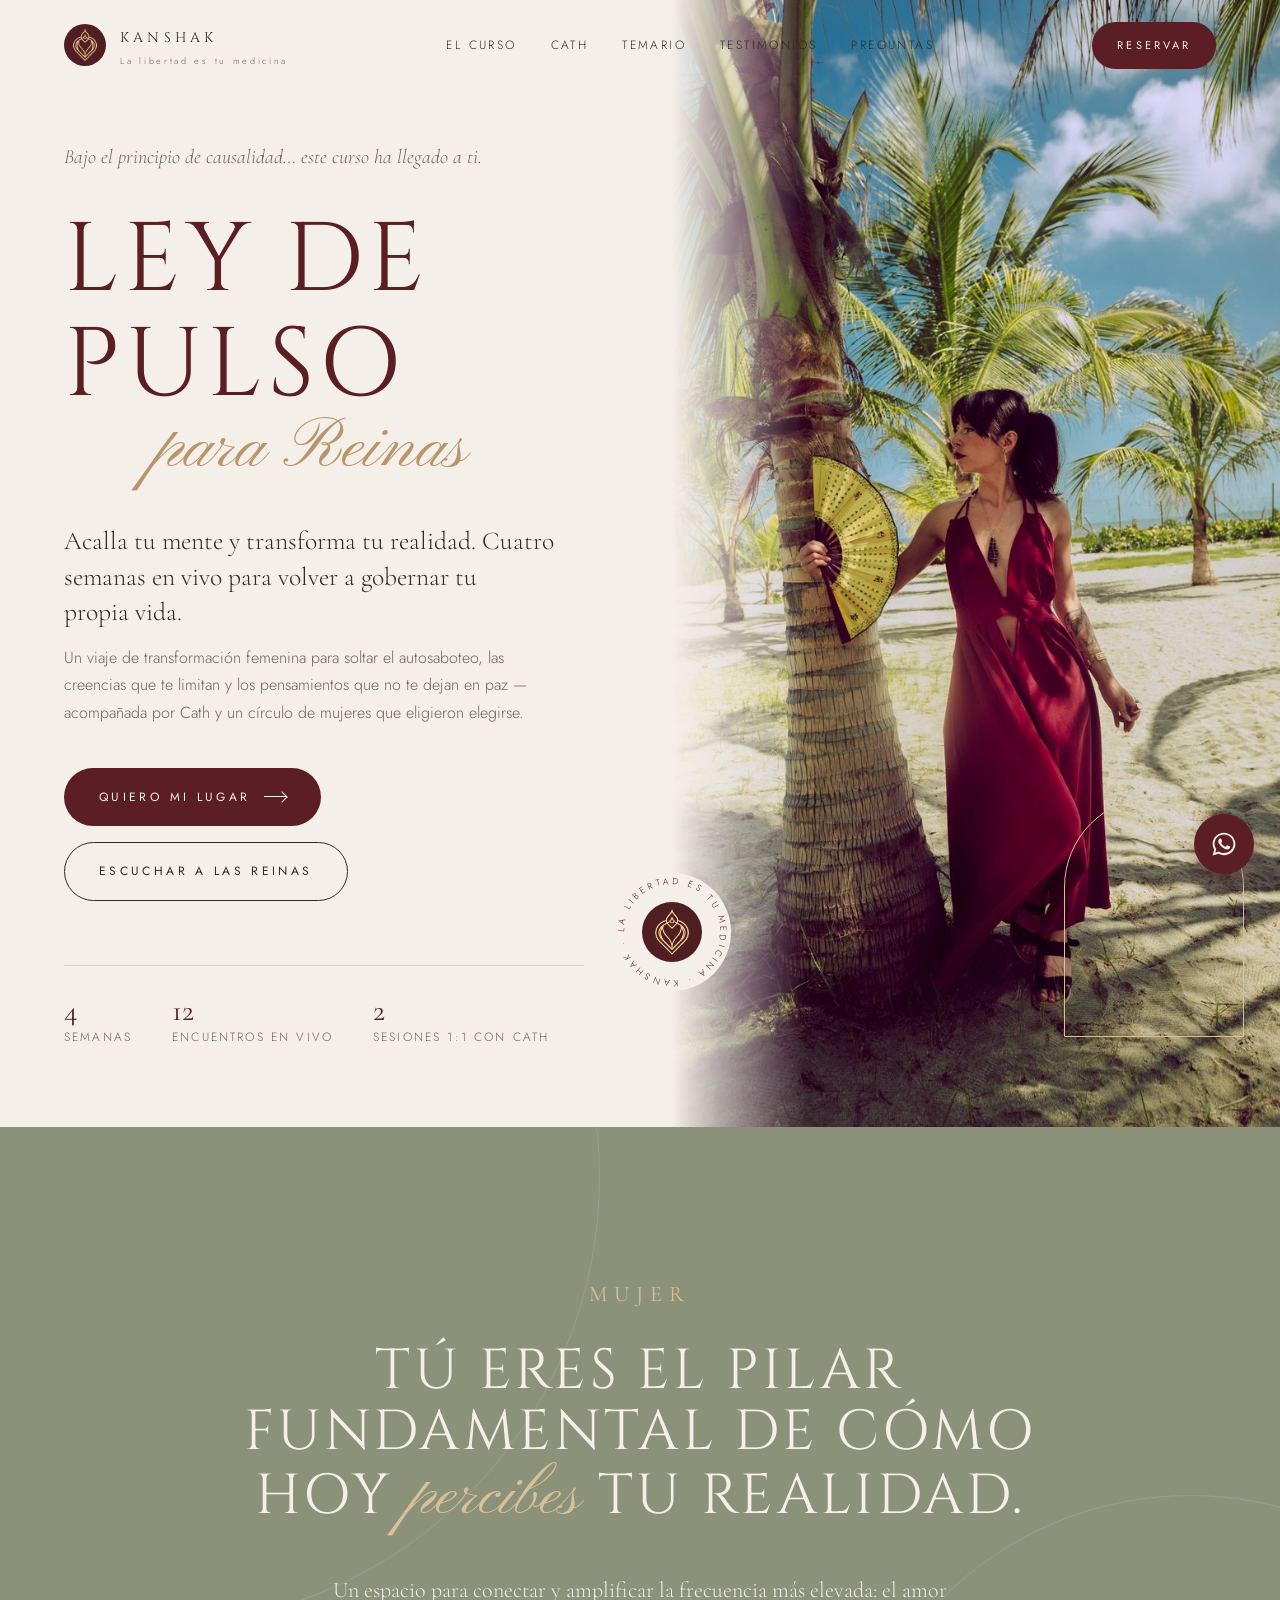
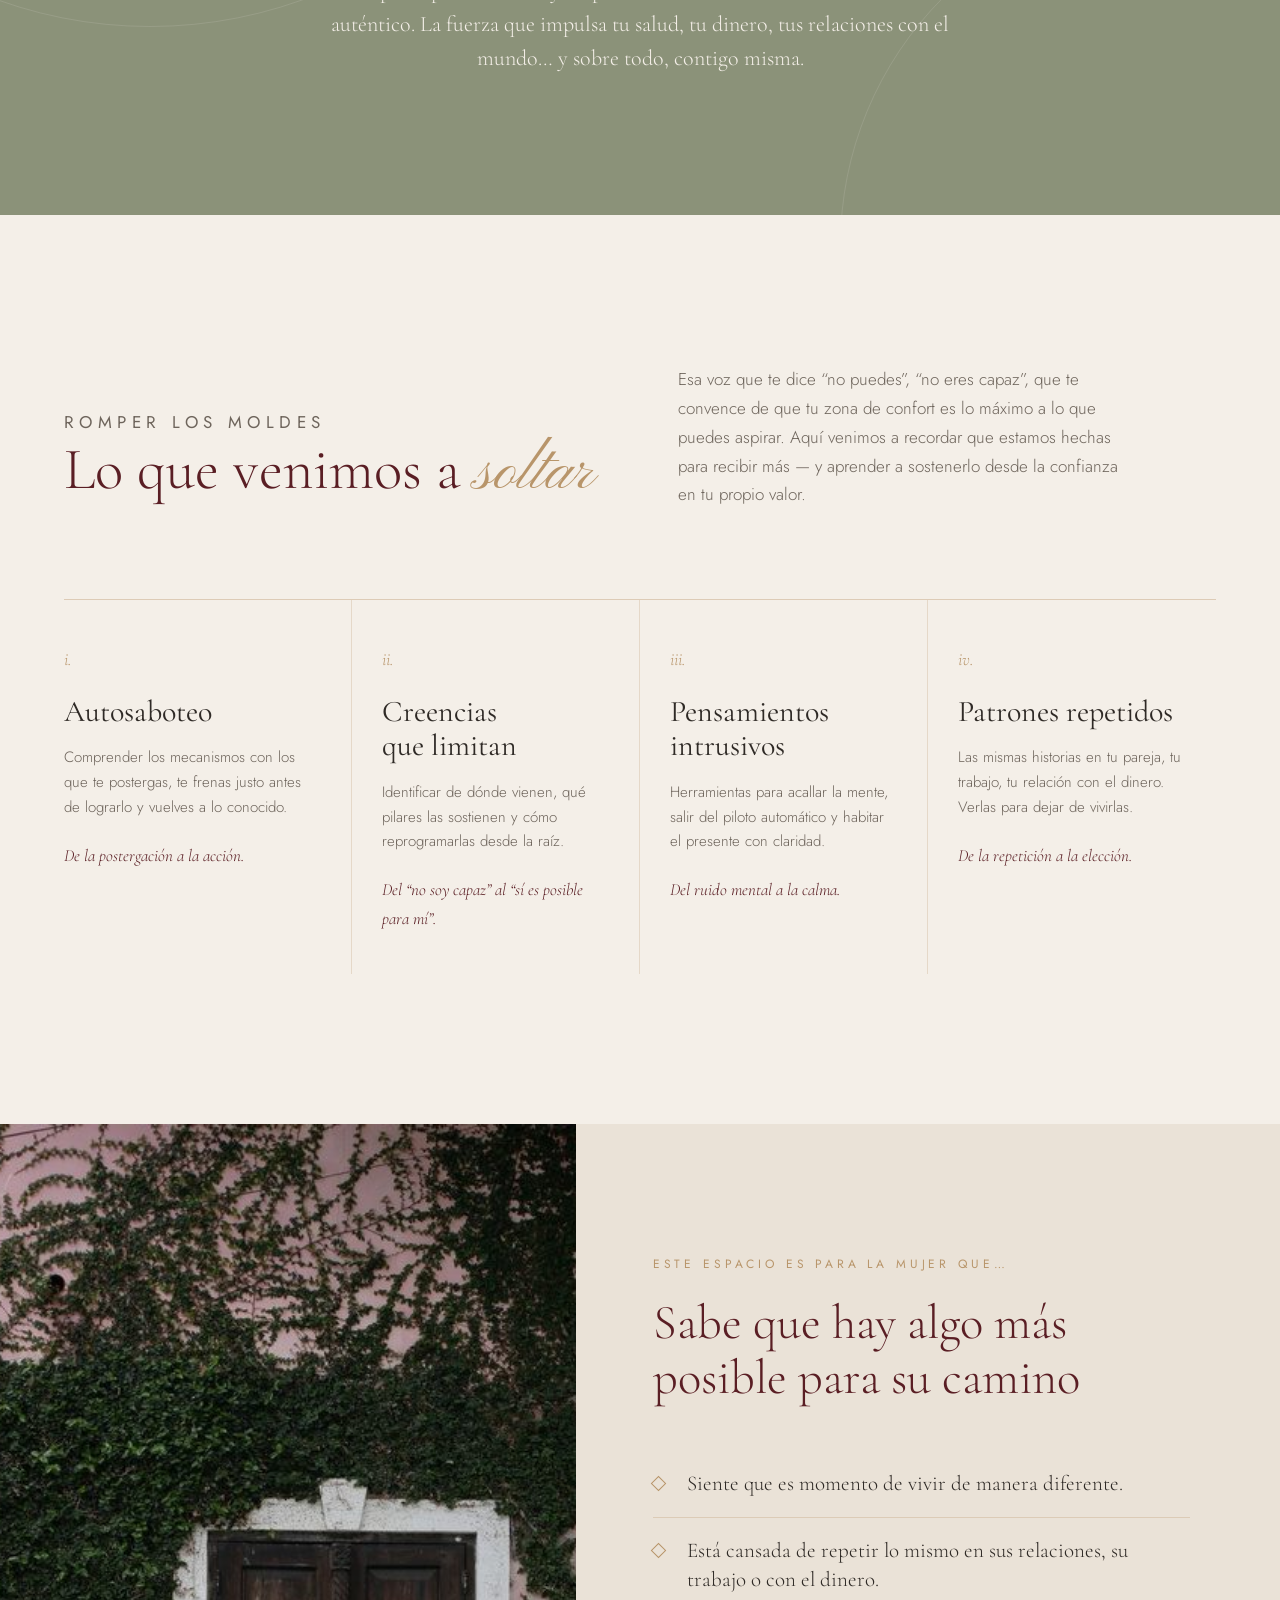
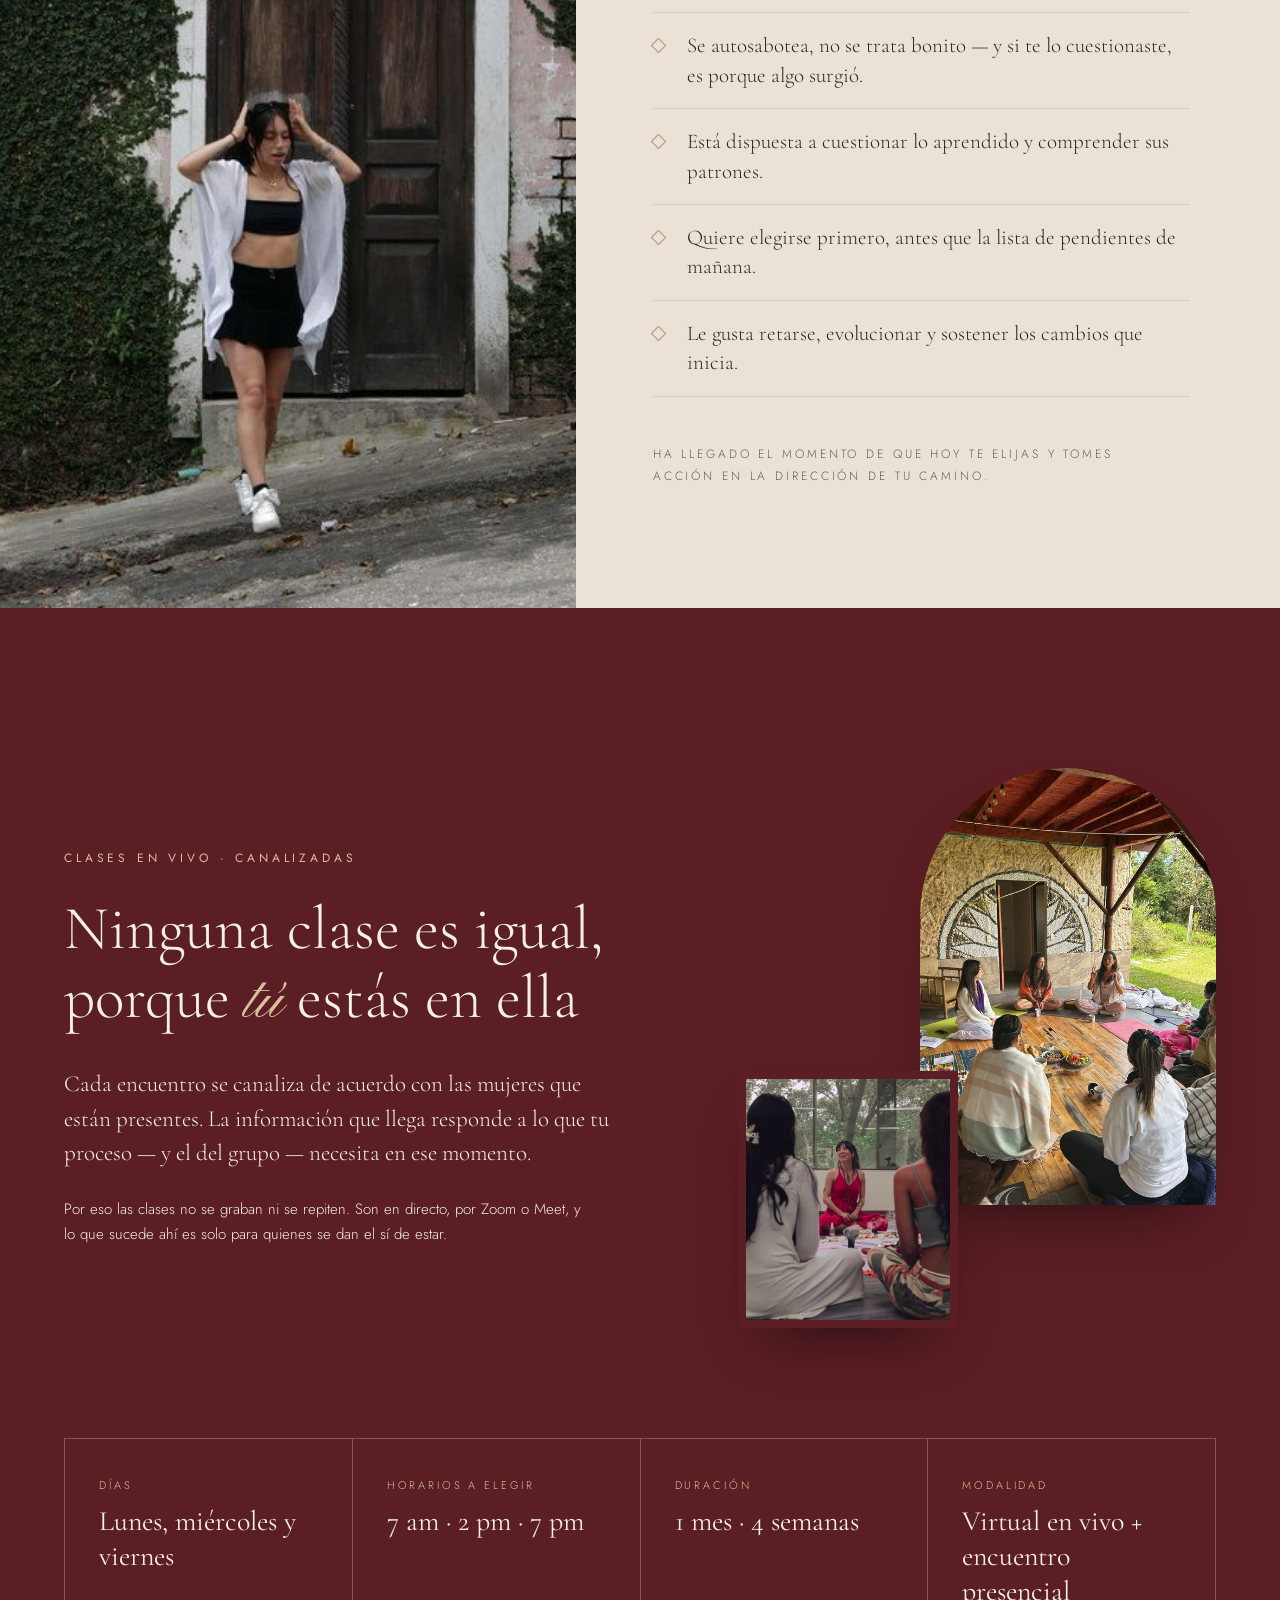
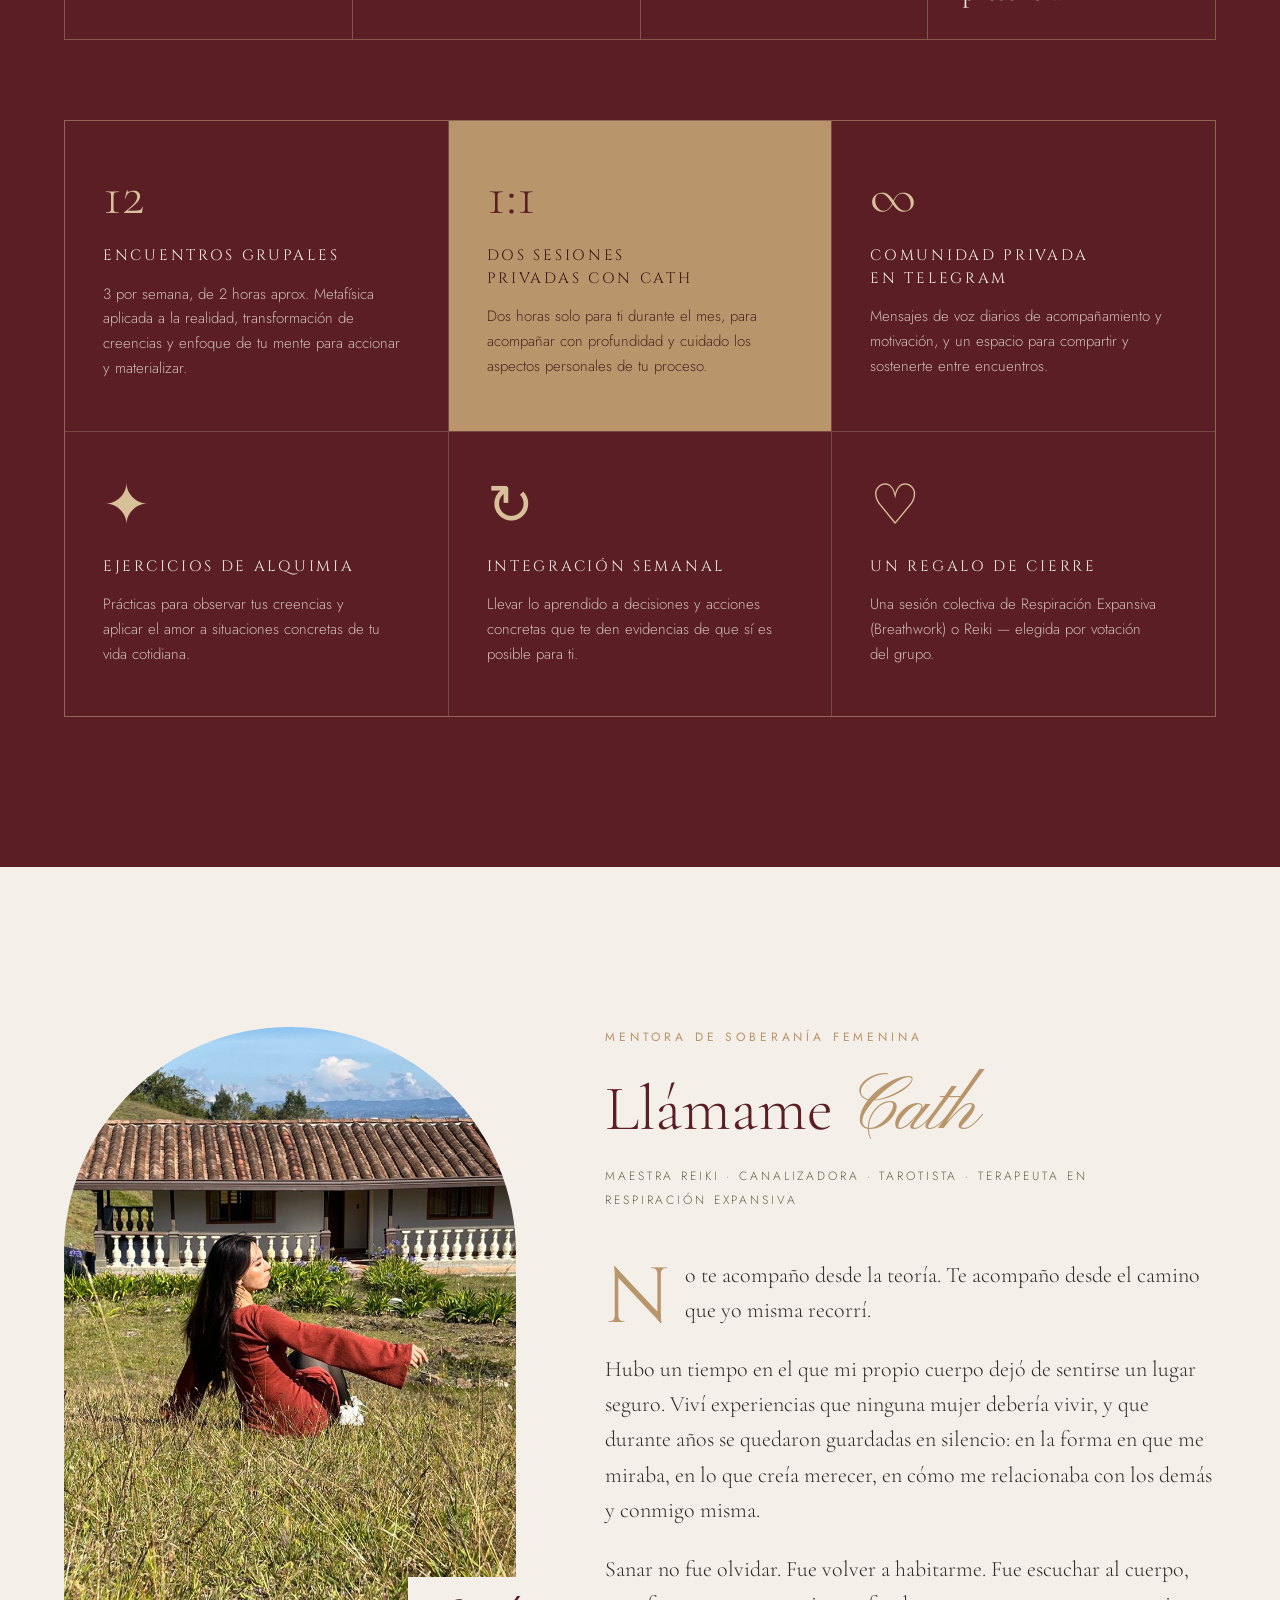
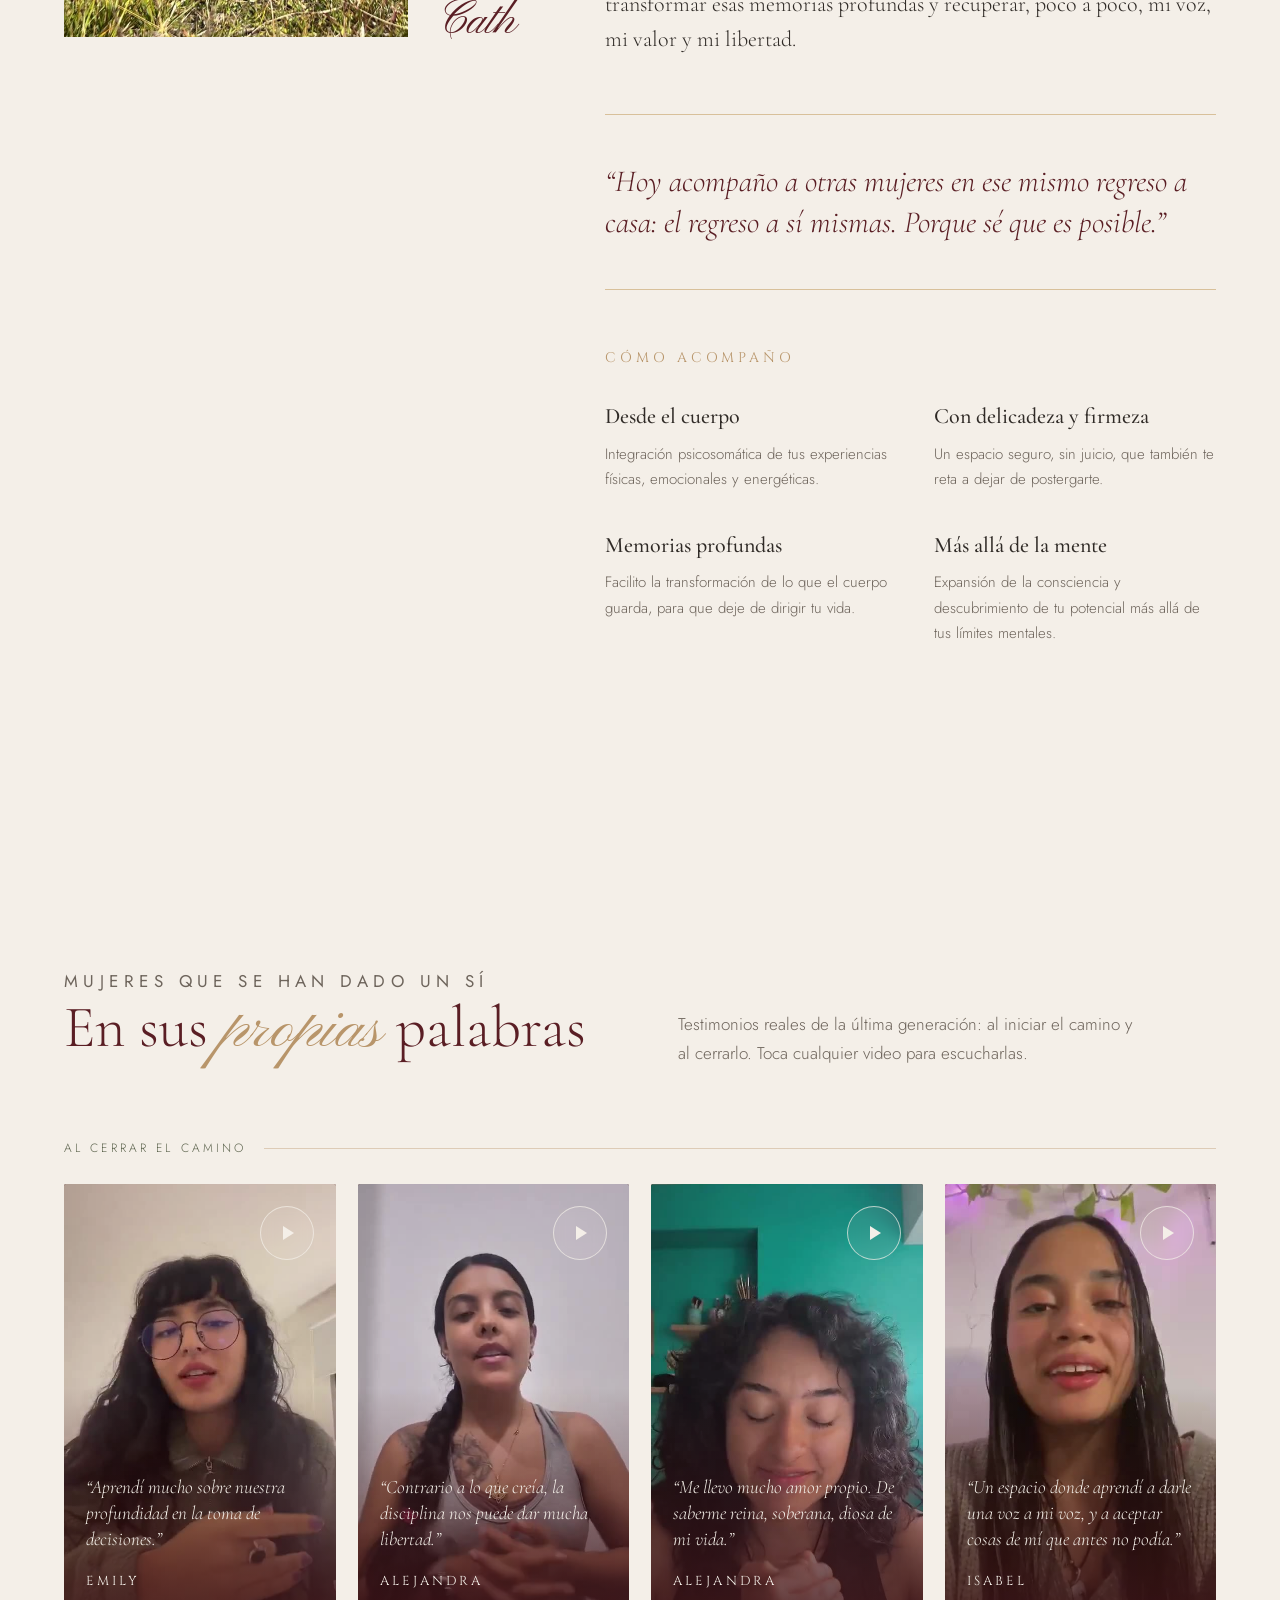
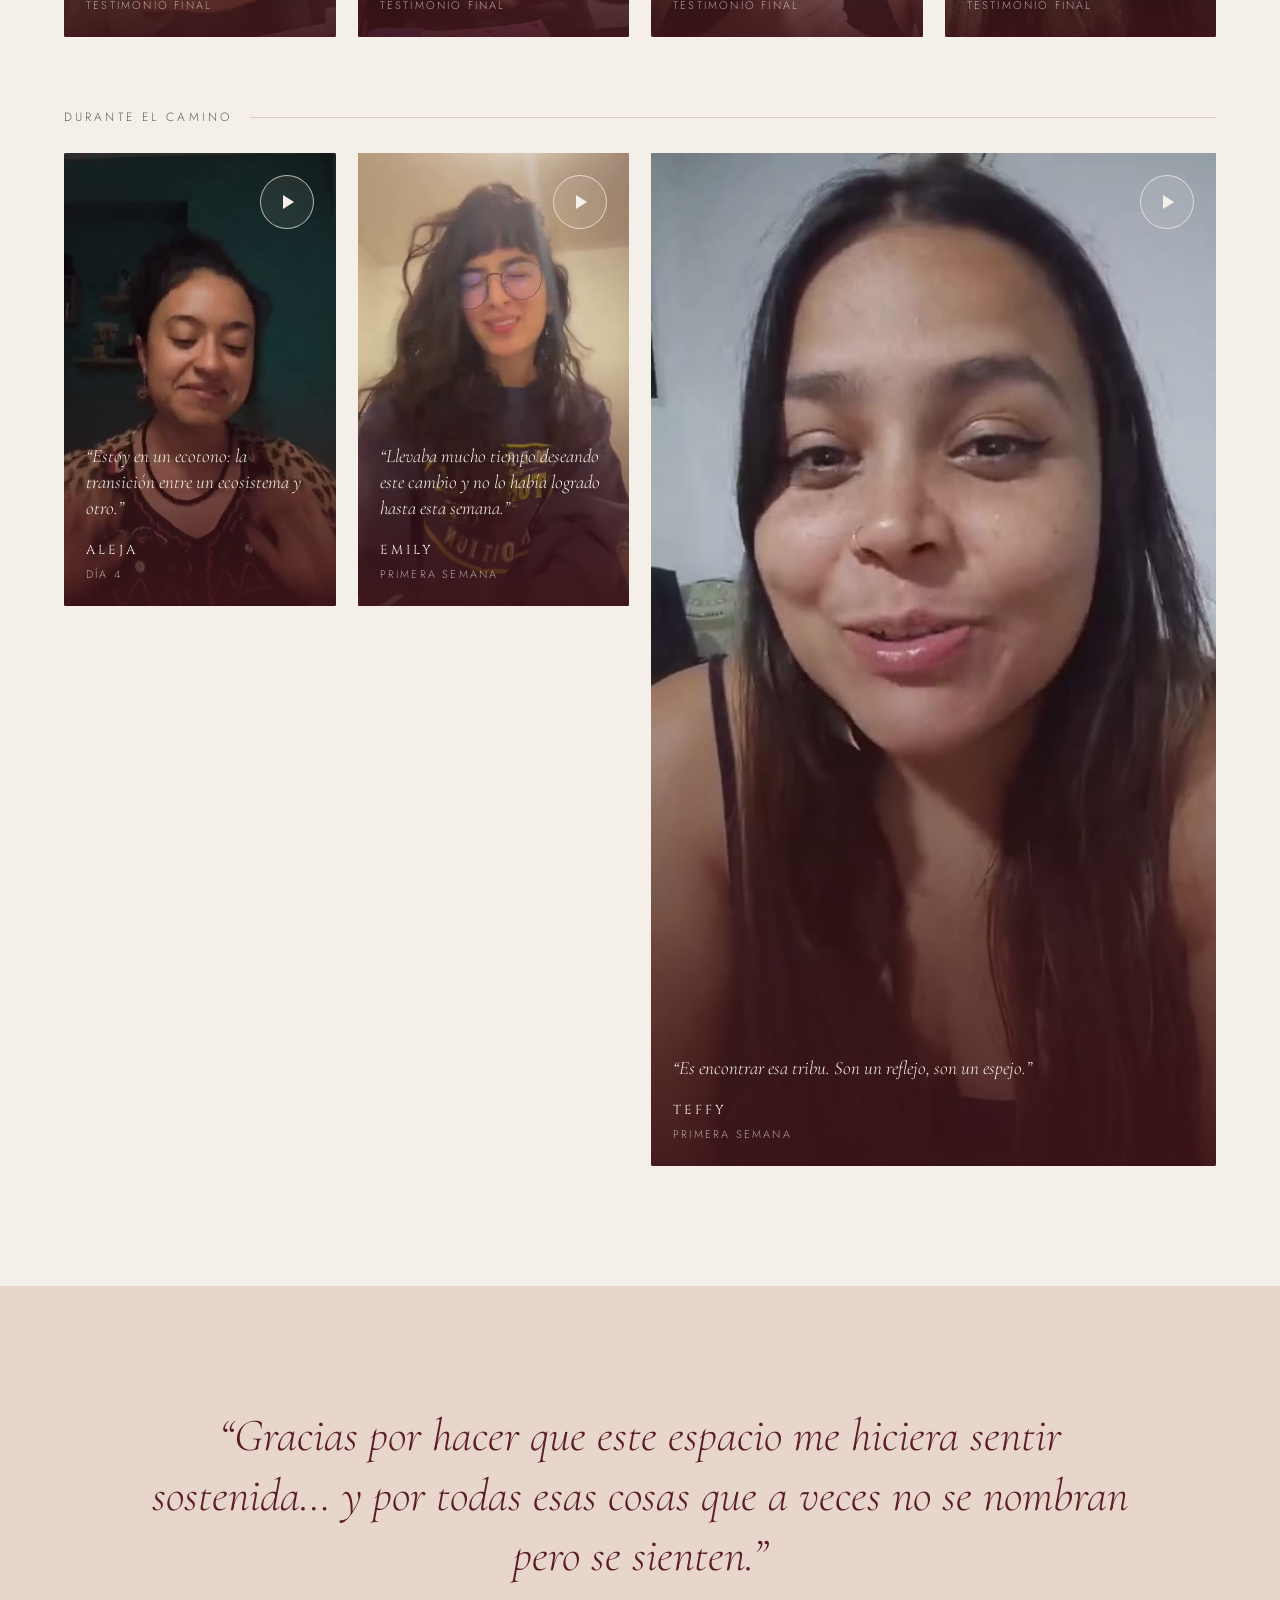
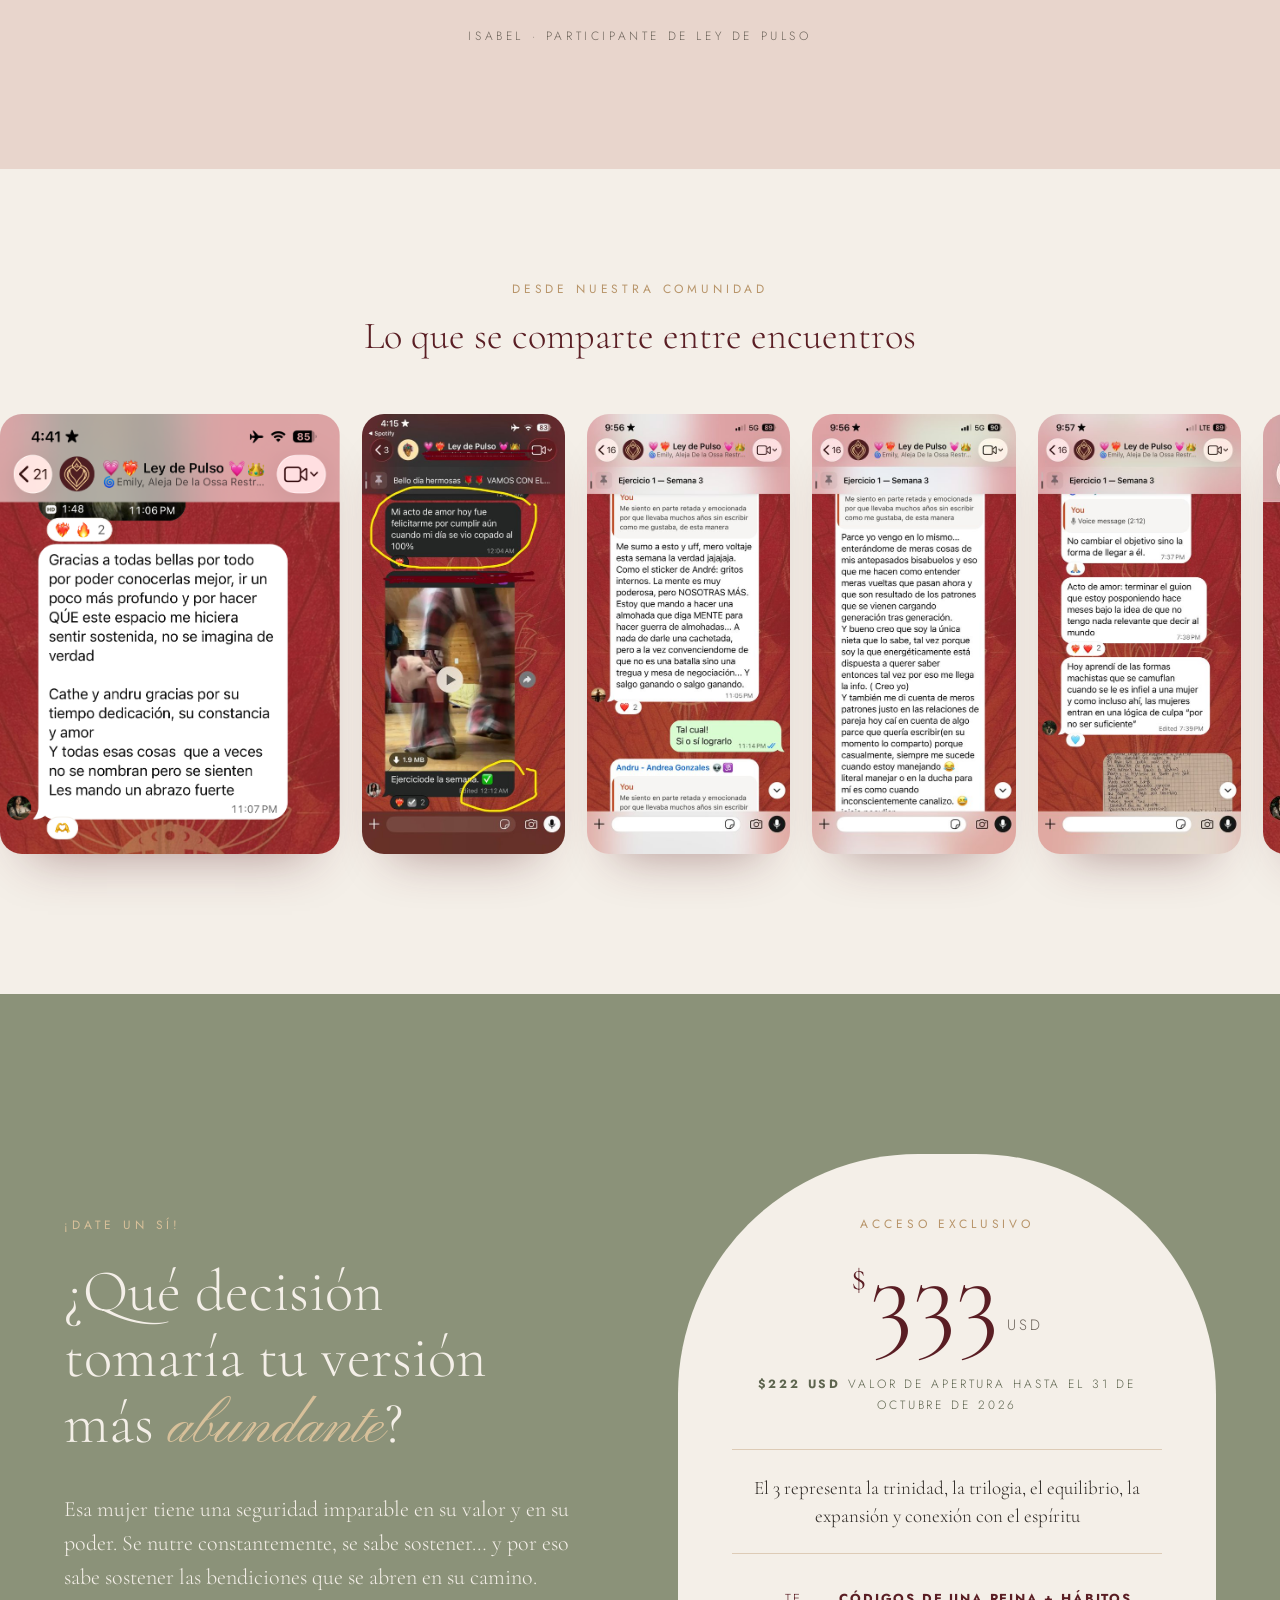
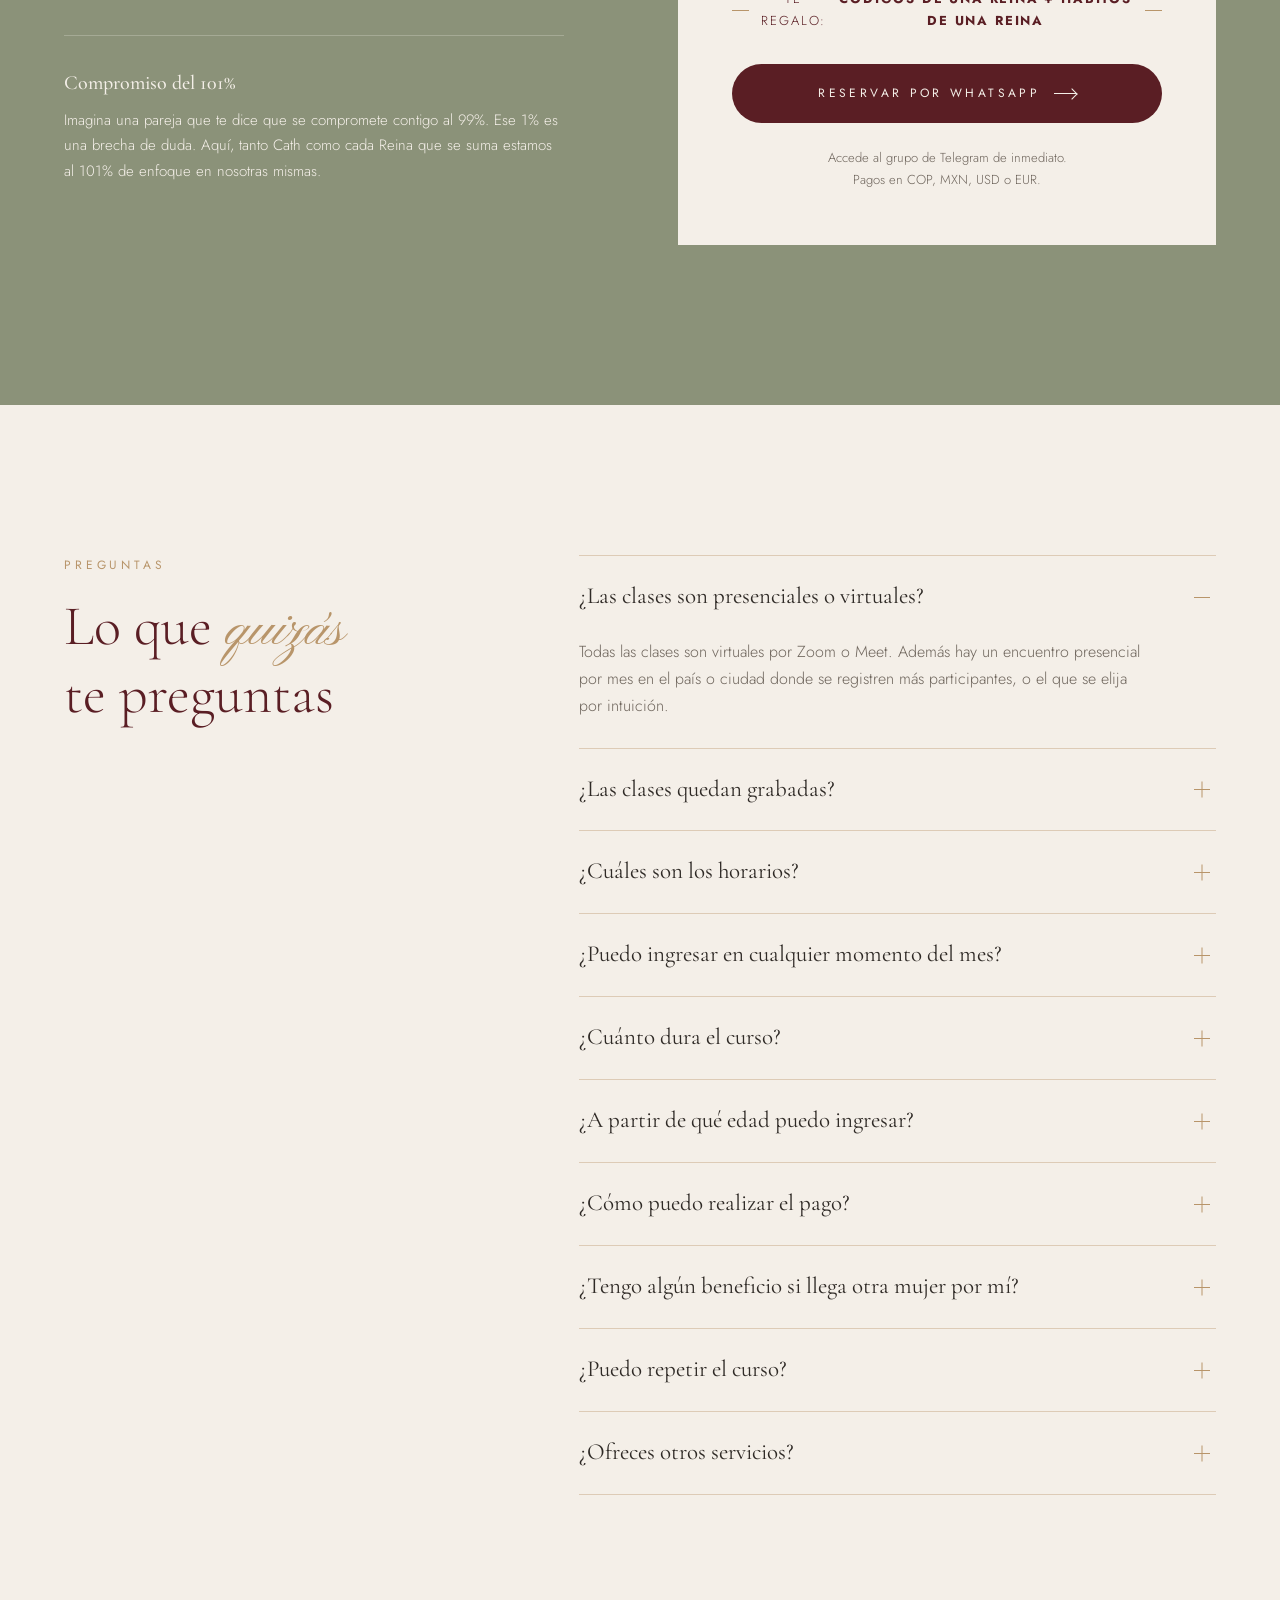
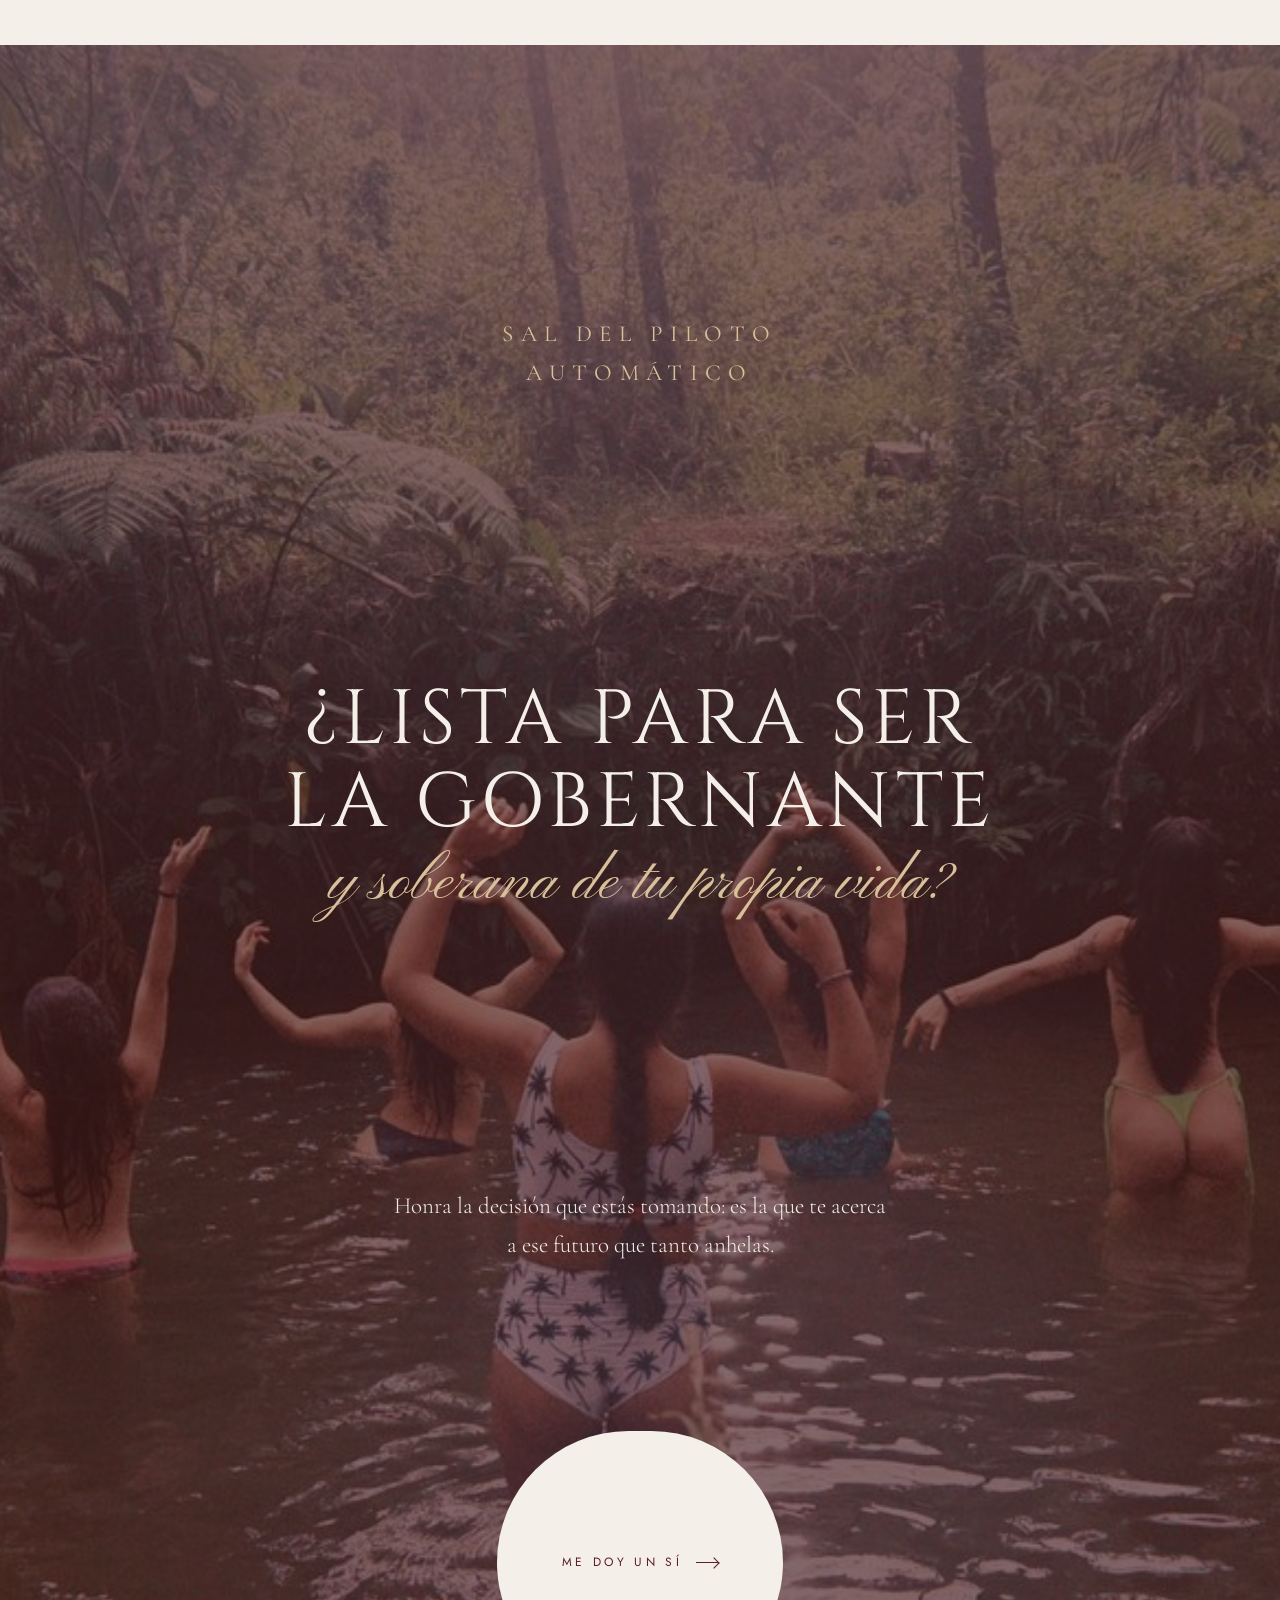
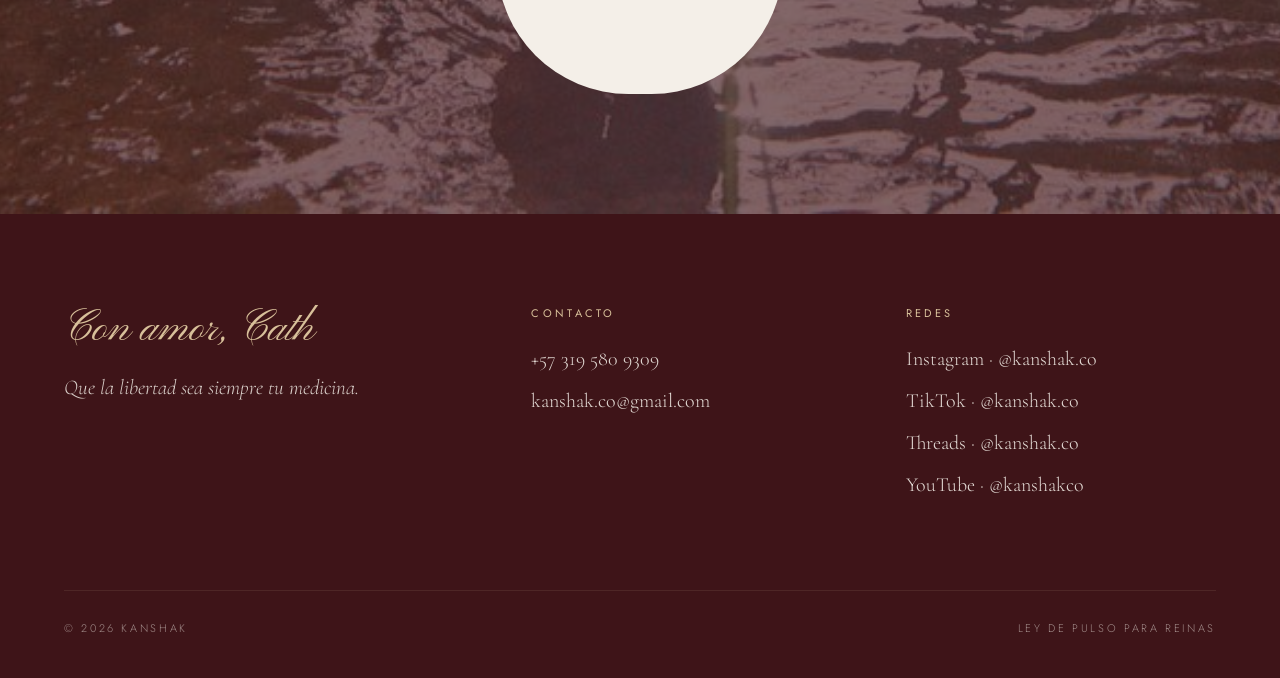
<file: index.html>
<!DOCTYPE html>
<html lang="es">
  <head>
    <meta charset="UTF-8">
    <meta name="viewport" content="width=device-width, initial-scale=1">
    <title>Ley de Pulso para Reinas · Kanshak · Cath, Mentora de Soberanía Femenina</title>
    <meta name="description" content="Ley de Pulso para Reinas: 4 semanas en vivo para disolver el autosaboteo, las creencias limitantes y los pensamientos intrusivos. Con Cath, Mentora de Soberanía Femenina.">
    <link rel="preconnect" href="https://fonts.googleapis.com">
    <link rel="preconnect" href="https://fonts.gstatic.com" crossorigin>
    <link href="https://fonts.googleapis.com/css2?family=Cinzel:wght@400;500&family=Cormorant+Garamond:ital,wght@0,300;0,400;0,500;1,300;1,400&family=Jost:wght@300;400&family=Pinyon+Script&display=swap" rel="stylesheet">
    <link rel="stylesheet" href="ley-de-pulso.css">
  </head>

  <body>
    <!-- NAV -->
    <nav class="nav" id="nav">
      <div class="wrap">
        <a href="#top" class="brand"><img src="assets/img/logo.jpg" alt="Kanshak"><div><span>KANSHAK</span><small>La libertad es tu medicina</small></div></a>
        <ul>
          <li><a href="#curso">El curso</a></li>
          <li><a href="#cath">Cath</a></li>
          <li><a href="#temario">Temario</a></li>
          <li><a href="#voces">Testimonios</a></li>
          <li><a href="#preguntas">Preguntas</a></li>
        </ul>
        <a class="btn btn-wine" href="#reserva">Reservar</a>
      </div>
    </nav>

    <!-- HERO -->
    <header class="hero" id="top" data-screen-label="01 Hero">
      <div class="hero-txt">
        <p class="pre rv">Bajo el principio de causalidad… este curso ha llegado a ti.</p>
        <h1 class="h-display rv d1">Ley de Pulso<span class="script">para Reinas</span></h1>
        <p class="lede rv d2">Acalla tu mente y transforma tu realidad. Cuatro semanas en vivo para volver a gobernar tu propia vida.</p>
        <p class="sub rv d2">Un viaje de transformación femenina para soltar el autosaboteo, las creencias que te limitan y los pensamientos que no te dejan en paz — acompañada por Cath y un círculo de mujeres que eligieron elegirse.</p>
        <div class="ctas rv d3">
          <a class="btn btn-wine" href="#reserva">Quiero mi lugar <span class="arr"></span></a>
          <a class="btn btn-line" href="#voces">Escuchar a las Reinas</a>
        </div>
        <div class="meta rv d3">
          <div><b>4</b>semanas</div>
          <div><b>12</b>encuentros en vivo</div>
          <div><b>2</b>sesiones 1:1 con Cath</div>
        </div>
      </div>
      <div class="hero-img">
        <div class="frame"><img src="assets/img/cath-palmera.jpg" alt="Cath, mentora de Soberanía Femenina"></div>
        <div class="hero-arch"></div>
        <div class="hero-seal">
          <svg viewBox="0 0 120 120"><defs><path id="c" d="M60,60 m-48,0 a48,48 0 1,1 96,0 a48,48 0 1,1 -96,0"/></defs><circle cx="60" cy="60" r="59" fill="#F4EFE8"/><text font-family="Jost" font-size="9" letter-spacing="3.2" fill="#5A1E24"><textPath href="#c">LA LIBERTAD ES TU MEDICINA · KANSHAK · </textPath></text></svg>
          <img src="assets/img/logo.jpg" alt="">
        </div>
      </div>
    </header>

    <!-- MANIFESTO -->
    <section class="manifesto" data-screen-label="02 Manifiesto">
      <div class="ring" style="width:900px;height:900px;left:-300px;top:-400px"></div>
      <div class="ring" style="width:700px;height:700px;right:-260px;bottom:-380px"></div>
      <div class="wrap">
        <p class="eyebrow rv">Mujer</p>
        <h2 class="h-display rv d1">Tú eres el pilar fundamental de cómo hoy <em>percibes</em> tu realidad.</h2>
        <p class="rv d2">Un espacio para conectar y amplificar la frecuencia más elevada: el amor auténtico. La fuerza que impulsa tu salud, tu dinero, tus relaciones con el mundo… y sobre todo, contigo misma.</p>
      </div>
    </section>

    <!-- WHAT IT DISSOLVES -->
    <section class="dissolve" id="curso" data-screen-label="03 Lo que transforma">
      <div class="wrap">
        <div class="sec-head">
          <div>
            <p class="eyebrow rv">Romper los moldes</p>
            <h2 class="h-serif rv d1">Lo que venimos a <span class="script">soltar</span></h2>
          </div>
          <p class="rv d2">Esa voz que te dice “no puedes”, “no eres capaz”, que te convence de que tu zona de confort es lo máximo a lo que puedes aspirar. Aquí venimos a recordar que estamos hechas para recibir más — y aprender a sostenerlo desde la confianza en tu propio valor.</p>
        </div>
        <div class="dis-grid">
          <div class="dis rv"><span class="n">i.</span><h3>Autosaboteo</h3><p>Comprender los mecanismos con los que te postergas, te frenas justo antes de lograrlo y vuelves a lo conocido.</p><span class="from">De la postergación a la acción.</span></div>
          <div class="dis rv d1"><span class="n">ii.</span><h3>Creencias que limitan</h3><p>Identificar de dónde vienen, qué pilares las sostienen y cómo reprogramarlas desde la raíz.</p><span class="from">Del “no soy capaz” al “sí es posible para mí”.</span></div>
          <div class="dis rv d2"><span class="n">iii.</span><h3>Pensamientos intrusivos</h3><p>Herramientas para acallar la mente, salir del piloto automático y habitar el presente con claridad.</p><span class="from">Del ruido mental a la calma.</span></div>
          <div class="dis rv d3"><span class="n">iv.</span><h3>Patrones repetidos</h3><p>Las mismas historias en tu pareja, tu trabajo, tu relación con el dinero. Verlas para dejar de vivirlas.</p><span class="from">De la repetición a la elección.</span></div>
        </div>
      </div>
    </section>

    <!-- FOR WHOM -->
    <section class="forwhom" data-screen-label="04 Para quién">
      <div class="img"><img src="assets/img/cath-puerta.jpg" alt="" style="object-position:center 40%"></div>
      <div class="txt">
        <p class="eyebrow rv">Este espacio es para la mujer que…</p>
        <h2 class="h-serif rv d1">Sabe que hay algo más posible para su camino</h2>
        <ul>
          <li class="rv">Siente que es momento de vivir de manera diferente.</li>
          <li class="rv">Está cansada de repetir lo mismo en sus relaciones, su trabajo o con el dinero.</li>
          <li class="rv">Se autosabotea, no se trata bonito — y si te lo cuestionaste, es porque algo surgió.</li>
          <li class="rv">Está dispuesta a cuestionar lo aprendido y comprender sus patrones.</li>
          <li class="rv">Quiere elegirse primero, antes que la lista de pendientes de mañana.</li>
          <li class="rv">Le gusta retarse, evolucionar y sostener los cambios que inicia.</li>
        </ul>
        <p class="close rv">Ha llegado el momento de que hoy te elijas y tomes acción en la dirección de tu camino.</p>
      </div>
    </section>

    <!-- LIVE -->
    <section class="live" data-screen-label="05 En vivo">
      <div class="wrap">
        <div class="live-top">
          <div>
            <p class="eyebrow rv">Clases en vivo · canalizadas</p>
            <h2 class="h-serif rv d1">Ninguna clase es igual, porque <span class="script">tú</span> estás en ella</h2>
            <p class="lead rv d2">Cada encuentro se canaliza de acuerdo con las mujeres que están presentes. La información que llega responde a lo que tu proceso — y el del grupo — necesita en ese momento.</p>
            <p class="note rv d3">Por eso las clases no se graban ni se repiten. Son en directo, por Zoom o Meet, y lo que sucede ahí es solo para quienes se dan el sí de estar.</p>
          </div>
          <div class="live-photos rv d2">
            <img class="a" src="assets/img/encuentro.jpg" alt="Encuentro de mujeres">
            <img class="b" src="assets/img/circulo.jpg" alt="Círculo de mujeres">
          </div>
        </div>

        <div class="sched rv">
          <div><small>Días</small><b>Lunes, miércoles y viernes</b></div>
          <div><small>Horarios a elegir</small><b>7 am · 2 pm · 7 pm</b></div>
          <div><small>Duración</small><b>1 mes · 4 semanas</b></div>
          <div><small>Modalidad</small><b>Virtual en vivo + encuentro presencial</b></div>
        </div>

        <div class="incl">
          <div class="inc rv"><div class="k">12</div><h3>Encuentros grupales</h3><p>3 por semana, de 2 horas aprox. Metafísica aplicada a la realidad, transformación de creencias y enfoque de tu mente para accionar y materializar.</p></div>
          <div class="inc feature rv d1"><div class="k">1:1</div><h3>Dos sesiones privadas con Cath</h3><p>Dos horas solo para ti durante el mes, para acompañar con profundidad y cuidado los aspectos personales de tu proceso.</p></div>
          <div class="inc rv d2"><div class="k">∞</div><h3>Comunidad privada en Telegram</h3><p>Mensajes de voz diarios de acompañamiento y motivación, y un espacio para compartir y sostenerte entre encuentros.</p></div>
          <div class="inc rv"><div class="k">✦</div><h3>Ejercicios de alquimia</h3><p>Prácticas para observar tus creencias y aplicar el amor a situaciones concretas de tu vida cotidiana.</p></div>
          <div class="inc rv d1"><div class="k">↻</div><h3>Integración semanal</h3><p>Llevar lo aprendido a decisiones y acciones concretas que te den evidencias de que sí es posible para ti.</p></div>
          <div class="inc rv d2"><div class="k">♡</div><h3>Un regalo de cierre</h3><p>Una sesión colectiva de Respiración Expansiva (Breathwork) o Reiki — elegida por votación del grupo.</p></div>
        </div>
      </div>
    </section>

    <!-- CATH -->
    <section class="cath" id="cath" data-screen-label="06 Cath">
      <div class="wrap cath-grid">
        <div class="cath-imgs rv">
          <img class="main" src="assets/img/cath-pasto.jpg" alt="Cath">
          <div class="sig">Cath</div>
        </div>
        <div>
          <p class="eyebrow rv">Mentora de Soberanía Femenina</p>
          <h2 class="h-serif rv d1">Llámame <span class="script">Cath</span></h2>
          <p class="roles rv d2">Maestra Reiki · Canalizadora · Tarotista · Terapeuta en Respiración Expansiva</p>
          <div class="story">
            <p class="drop rv">No te acompaño desde la teoría. Te acompaño desde el camino que yo misma recorrí.</p>
            <p class="rv">Hubo un tiempo en el que mi propio cuerpo dejó de sentirse un lugar seguro. Viví experiencias que ninguna mujer debería vivir, y que durante años se quedaron guardadas en silencio: en la forma en que me miraba, en lo que creía merecer, en cómo me relacionaba con los demás y conmigo misma.</p>
            <p class="rv">Sanar no fue olvidar. Fue volver a habitarme. Fue escuchar al cuerpo, transformar esas memorias profundas y recuperar, poco a poco, mi voz, mi valor y mi libertad.</p>
          </div>
          <blockquote class="rv">“Hoy acompaño a otras mujeres en ese mismo regreso a casa: el regreso a sí mismas. Porque sé que es posible.”</blockquote>
          <div class="way">
            <h3 class="rv">Cómo acompaño</h3>
            <div class="way-list">
              <div class="rv"><b>Desde el cuerpo</b><p>Integración psicosomática de tus experiencias físicas, emocionales y energéticas.</p></div>
              <div class="rv d1"><b>Con delicadeza y firmeza</b><p>Un espacio seguro, sin juicio, que también te reta a dejar de postergarte.</p></div>
              <div class="rv"><b>Memorias profundas</b><p>Facilito la transformación de lo que el cuerpo guarda, para que deje de dirigir tu vida.</p></div>
              <div class="rv d1"><b>Más allá de la mente</b><p>Expansión de la consciencia y descubrimiento de tu potencial más allá de tus límites mentales.</p></div>
            </div>
          </div>
        </div>
      </div>
    </section>

    <!-- TEMARIO -->
    

    <!-- VOICES -->
    <section class="voices" id="voces" data-screen-label="08 Testimonios">
      <div class="wrap">
        <div class="sec-head">
          <div>
            <p class="eyebrow rv">Mujeres que se han dado un sí</p>
            <h2 class="h-serif rv d1">En sus <span class="script">propias</span> palabras</h2>
          </div>
          <p class="rv d2">Testimonios reales de la última generación: al iniciar el camino y al cerrarlo. Toca cualquier video para escucharlas.</p>
        </div>

        <div class="vid-label rv">Al cerrar el camino</div>
        <div class="vid-row">
          <div class="vid rv d1" data-v="emily_final" data-n="Emily · Testimonio final"><img src="assets/v/emily_final.jpg" alt=""><span class="play"></span><div class="cap"><q>Aprendí mucho sobre nuestra profundidad en la toma de decisiones.</q><b>Emily</b><span>Testimonio final</span></div></div>
          <div class="vid rv d2" data-v="aleja_ossa" data-n="Alejandra · Testimonio final"><img src="assets/v/aleja_ossa.jpg" alt=""><span class="play"></span><div class="cap"><q>Contrario a lo que creía, la disciplina nos puede dar mucha libertad.</q><b>Alejandra</b><span>Testimonio final</span></div></div>
          <div class="vid rv d3" data-v="aleja_prima" data-n="Alejandra · Testimonio final"><img src="assets/v/aleja_prima.jpg" alt=""><span class="play"></span><div class="cap"><q>Me llevo mucho amor propio. De saberme reina, soberana, diosa de mi vida.</q><b>Alejandra</b><span>Testimonio final</span></div></div>
          <div class="vid rv d4" data-v="isabel" data-n="Isabel · Testimonio final"><img src="assets/v/isabel.jpg" alt=""><span class="play"></span><div class="cap"><q>Un espacio donde aprendí a darle una voz a mi voz, y a aceptar cosas de mí que antes no podía.</q><b>Isabel</b><span>Testimonio final</span></div></div>
        </div>

        <div class="vid-label rv">Durante el camino</div>
        <div class="vid-row">
          <div class="vid rv d1" data-v="aleja_b" data-n="Aleja · Día 4"><img src="assets/v/aleja_b.jpg" alt=""><span class="play"></span><div class="cap"><q>Estoy en un ecotono: la transición entre un ecosistema y otro.</q><b>Aleja</b><span>Día 4</span></div></div>
          <div class="vid rv d2" data-v="emily_ini" data-n="Emily · Primera semana"><img src="assets/v/emily_ini.jpg" alt=""><span class="play"></span><div class="cap"><q>Llevaba mucho tiempo deseando este cambio y no lo había logrado hasta esta semana.</q><b>Emily</b><span>Primera semana</span></div></div>
          <div class="vid wide rv d3" data-v="teffy" data-n="Teffy · Primera semana"><img src="assets/v/teffy.jpg" alt=""><span class="play"></span><div class="cap"><q>Es encontrar esa tribu. Son un reflejo, son un espejo.</q><b>Teffy</b><span>Primera semana</span></div></div>
        </div>
      </div>
    </section>

    <section class="big-quote" data-screen-label="09 Cita">
      <div class="wrap">
        <p class="rv">“Gracias por hacer que este espacio me hiciera sentir sostenida… y por todas esas cosas que a veces no se nombran pero se sienten.”</p>
        <cite class="rv d1">Isabel · Participante de Ley de Pulso</cite>
      </div>
    </section>

    <section class="chats" data-screen-label="10 Mensajes">
      <div class="head">
        <p class="eyebrow">Desde nuestra comunidad</p>
        <h3 class="h-serif">Lo que se comparte entre encuentros</h3>
      </div>
      <div class="marquee" id="marquee"></div>
    </section>

    <!-- OFFER -->
    <section class="offer" id="reserva" data-screen-label="11 Inversión">
      <div class="wrap offer-grid">
        <div>
          <p class="eyebrow rv">¡Date un sí!</p>
          <h2 class="h-serif rv d1">¿Qué decisión tomaría tu versión más <span class="script">abundante</span>?</h2>
          <p class="lead rv d2">Esa mujer tiene una seguridad imparable en su valor y en su poder. Se nutre constantemente, se sabe sostener… y por eso sabe sostener las bendiciones que se abren en su camino.</p>
          <div class="pledge rv d3">
            <b>Compromiso del 101%</b>
            Imagina una pareja que te dice que se compromete contigo al 99%. Ese 1% es una brecha de duda. Aquí, tanto Cath como cada Reina que se suma estamos al 101% de enfoque en nosotras mismas.
          </div>
        </div>
        <div class="price-card rv d1">
          <p class="eyebrow">Acceso exclusivo</p>
          <!-- <p class="was">$333 USD</p> -->
          <p class="now" style="padding-bottom: 20px;"><sup>$</sup>333<small> USD</small></p>
          <p class="until"><b>$222 USD</b> Valor de apertura hasta el 31 de Octubre de 2026</p>
          <!-- <div class="split">Ingresa con <b>$111 USD</b> de compromiso contigo misma y haz el segundo aporte en tus tiempos perfectos, en hasta 2 semanas.</div> -->
          <div class="split">El 3 representa la trinidad, la trilogia, el equilibrio, la expansión y conexión con el espíritu</div>
          <p class="gift">Te regalo: <b>Códigos de una Reina + Hábitos de una Reina</b></p>
          <a class="btn btn-wine" href="https://wa.me/573195809309?text=Hola%20Cath%2C%20quiero%20reservar%20mi%20lugar%20en%20Ley%20de%20Pulso%20para%20Reinas" target="_blank" rel="noopener">Reservar por WhatsApp <span class="arr"></span></a>
          <p class="pay">Accede al grupo de Telegram de inmediato.<br>Pagos en COP, MXN, USD o EUR.</p>
        </div>
      </div>
    </section>

    <!-- FAQ -->
    <section class="faq" id="preguntas" data-screen-label="12 Preguntas">
      <div class="wrap faq-grid">
        <div>
          <p class="eyebrow rv">Preguntas</p>
          <h2 class="h-serif rv d1">Lo que <span class="script">quizás</span> te preguntas</h2>
        </div>
        <div class="qas">
          <div class="qa"><button>¿Las clases son presenciales o virtuales?</button><div class="a"><div><p>Todas las clases son virtuales por Zoom o Meet. Además hay un encuentro presencial por mes en el país o ciudad donde se registren más participantes, o el que se elija por intuición.</p></div></div></div>
          <div class="qa"><button>¿Las clases quedan grabadas?</button><div class="a"><div><p>No. Las clases son en directo, se canalizan según las mujeres presentes y no se repiten.</p></div></div></div>
          <div class="qa"><button>¿Cuáles son los horarios?</button><div class="a"><div><p>Lunes, miércoles y viernes. Cada día puedes elegir una o varias de estas horas: 7 am, 2 pm y 7 pm. Como mínimo debes ingresar a una clase cada día, y puedes asistir a las tres — la repetición es la clave del aprendizaje.</p></div></div></div>
          <div class="qa"><button>¿Puedo ingresar en cualquier momento del mes?</button><div class="a"><div><p>Sí. El curso está diseñado para que puedas comprender su contenido sin importar tu momento de ingreso.</p></div></div></div>
          <div class="qa"><button>¿Cuánto dura el curso?</button><div class="a"><div><p>Un mes, o cuatro semanas de transformación.</p></div></div></div>
          <div class="qa"><button>¿A partir de qué edad puedo ingresar?</button><div class="a"><div><p>A partir de los 25 años. El curso está enfocado en mujeres hispanohablantes.</p></div></div></div>
          <div class="qa"><button>¿Cómo puedo realizar el pago?</button><div class="a"><div><p>En COP por transferencia con Llave @CATLOZ3, Nequi 3195809309, o en efectivo si estás en el Valle de Aburrá. Pagos internacionales en MXN, USD o EUR: escríbenos para recibir el número de cuenta.</p></div></div></div>
          <div class="qa"><button>¿Tengo algún beneficio si llega otra mujer por mí?</button><div class="a"><div><p>Sí: 5% de descuento en el lanzamiento del programa de 4 meses Pulso de Reina (apertura en febrero 2027), acceso exclusivo a El Código de la Creación (clase de manifestación) y 10% de descuento en cualquier servicio de Kanshak.</p></div></div></div>
          <div class="qa"><button>¿Puedo repetir el curso?</button><div class="a"><div><p>El objetivo es que tengas bases para no necesitar repetirlo, pero la repetición es la madre del aprendizaje. Serás bienvenida si deseas volver.</p></div></div></div>
          <div class="qa"><button>¿Ofreces otros servicios?</button><div class="a"><div><p>Sintonización de Reiki (Nivel I, II, III y maestría), mensajes de canalización, decodificación de emociones a través de la respiración, sesiones terapéuticas 1:1, sesiones de Reiki, lectura de Tarot y Oráculo, círculos de palabra y el encuentro Akelarre de Reinas y Saberes.</p></div></div></div>
        </div>
      </div>
    </section>

    <!-- FINAL -->
    <section class="final" data-screen-label="13 Cierre">
      <img class="bg" src="assets/img/rio-grupo2.jpg" alt="">
      <div class="in">
        <p class="eyebrow rv" style="color:var(--gold-l)">Sal del piloto automático</p>
        <h2 class="h-display rv d1">¿Lista para ser la gobernante<span class="script">y soberana de tu propia vida?</span></h2>
        <p class="rv d2">Honra la decisión que estás tomando: es la que te acerca a ese futuro que tanto anhelas.</p>
        <a class="btn btn-wine rv d3" href="https://wa.me/573195809309?text=Hola%20Cath%2C%20quiero%20reservar%20mi%20lugar%20en%20Ley%20de%20Pulso%20para%20Reinas" target="_blank" rel="noopener">Me doy un sí <span class="arr"></span></a>
      </div>
    </section>

    <footer>
      <div class="wrap">
        <div class="foot">
          <div>
            <div class="sig">Con amor, Cath</div>
            <p class="tag">Que la libertad sea siempre tu medicina.</p>
          </div>
          <div>
            <h4>Contacto</h4>
            <a href="https://wa.me/573195809309" target="_blank" rel="noopener">+57 319 580 9309</a>
            <a href="mailto:kanshak.co@gmail.com">kanshak.co@gmail.com</a>
          </div>
          <div>
            <h4>Redes</h4>
            <a href="https://instagram.com/kanshak.co" target="_blank" rel="noopener">Instagram · @kanshak.co</a>
            <a href="https://tiktok.com/@kanshak.co" target="_blank" rel="noopener">TikTok · @kanshak.co</a>
            <a href="https://threads.com/@kanshak.co" target="_blank" rel="noopener">Threads · @kanshak.co</a>
            <a href="https://youtube.com/@kanshakco" target="_blank" rel="noopener">YouTube · @kanshakco</a>
          </div>
        </div>
        <div class="foot-bottom"><span>© 2026 Kanshak</span><span>Ley de Pulso para Reinas</span></div>
      </div>
    </footer>

    <a class="wa-float" href="https://wa.me/573195809309?text=Hola%20Cath%2C%20quiero%20saber%20m%C3%A1s%20sobre%20Ley%20de%20Pulso" target="_blank" rel="noopener" aria-label="WhatsApp">
      <svg viewBox="0 0 32 32"><path d="M16 3C8.8 3 3 8.7 3 15.8c0 2.3.6 4.5 1.8 6.5L3 29l6.9-1.8c1.9 1 4 1.6 6.1 1.6 7.2 0 13-5.7 13-12.8S23.2 3 16 3zm0 23.4c-1.9 0-3.8-.5-5.4-1.5l-.4-.2-4.1 1.1 1.1-4-.3-.4c-1.1-1.7-1.7-3.6-1.7-5.6C5.2 9.9 10 5.2 16 5.2s10.8 4.7 10.8 10.6S22 26.4 16 26.4zm5.9-7.9c-.3-.2-1.9-.9-2.2-1-.3-.1-.5-.2-.7.2-.2.3-.8 1-1 1.2-.2.2-.4.2-.7.1-.3-.2-1.4-.5-2.6-1.6-1-.9-1.6-1.9-1.8-2.2-.2-.3 0-.5.1-.7l.5-.6c.2-.2.2-.3.3-.6.1-.2 0-.4 0-.6l-1-2.4c-.3-.6-.5-.5-.7-.5h-.6c-.2 0-.6.1-.9.4-.3.3-1.2 1.1-1.2 2.7s1.2 3.2 1.4 3.4c.2.2 2.4 3.6 5.8 5 2.8 1.1 3.4.9 4 .8.6-.1 1.9-.8 2.2-1.5.3-.7.3-1.4.2-1.5-.1-.2-.3-.3-.6-.4z"/></svg>
    </a>

    <div class="modal" id="modal"><button class="x" id="mx">Cerrar ✕</button><div id="mbody"></div><div class="who" id="mwho"></div></div>

    <script>
    // nav
    const nav=document.getElementById('nav');
    addEventListener('scroll',()=>nav.classList.toggle('scrolled',scrollY>40),{passive:true});
    // reveal
    const io=new IntersectionObserver(es=>es.forEach(e=>{if(e.isIntersecting){e.target.classList.add('in');io.unobserve(e.target)}}),{threshold:.12,rootMargin:'0px 0px -40px 0px'});
    document.querySelectorAll('.rv').forEach(el=>io.observe(el));
    // tabs
    const tb=[...document.querySelectorAll('.tab-btn')],tp=[...document.querySelectorAll('.tab-panel')];
    tb.forEach((b,i)=>b.onclick=()=>{tb.forEach(x=>x.classList.remove('on'));tp.forEach(x=>x.classList.remove('on'));b.classList.add('on');tp[i].classList.add('on')});
    // faq
    document.querySelectorAll('.qa button').forEach(b=>b.onclick=()=>b.parentElement.classList.toggle('open'));
    document.querySelector('.qa').classList.add('open');
    // modal
    const modal=document.getElementById('modal'),mbody=document.getElementById('mbody'),mwho=document.getElementById('mwho');
    function openM(html,who){mbody.innerHTML=html;mwho.textContent=who||'';modal.classList.add('on');document.body.style.overflow='hidden'}
    function closeM(){modal.classList.remove('on');mbody.innerHTML='';document.body.style.overflow=''}
    document.getElementById('mx').onclick=closeM;
    modal.onclick=e=>{if(e.target===modal)closeM()};
    addEventListener('keydown',e=>{if(e.key==='Escape')closeM()});
    document.querySelectorAll('.vid').forEach(v=>v.onclick=()=>openM(`<video src="assets/v/${v.dataset.v}.mp4" poster="assets/v/${v.dataset.v}.jpg" controls autoplay playsinline></video>`,v.dataset.n));
    // chats marquee
    const chats=['chat-gracias.png','chat1.jpg','chat3.jpg','chat4.jpg','chat5.jpg','chat6.jpg','chat2.jpg','chat7.jpg','chat8.jpg','chat9.jpg','chat10.jpg','chat11.jpg','chat12.jpg'];
    const mq=document.getElementById('marquee');
    [...chats,...chats].forEach(c=>{const i=new Image();i.src='assets/img/'+c;i.alt='Mensaje de participante';i.loading='lazy';i.onclick=()=>openM(`<img src="${i.src}" alt="">`,'Comunidad Ley de Pulso');mq.appendChild(i)});
    </script>
  </body>
</html>
</file>
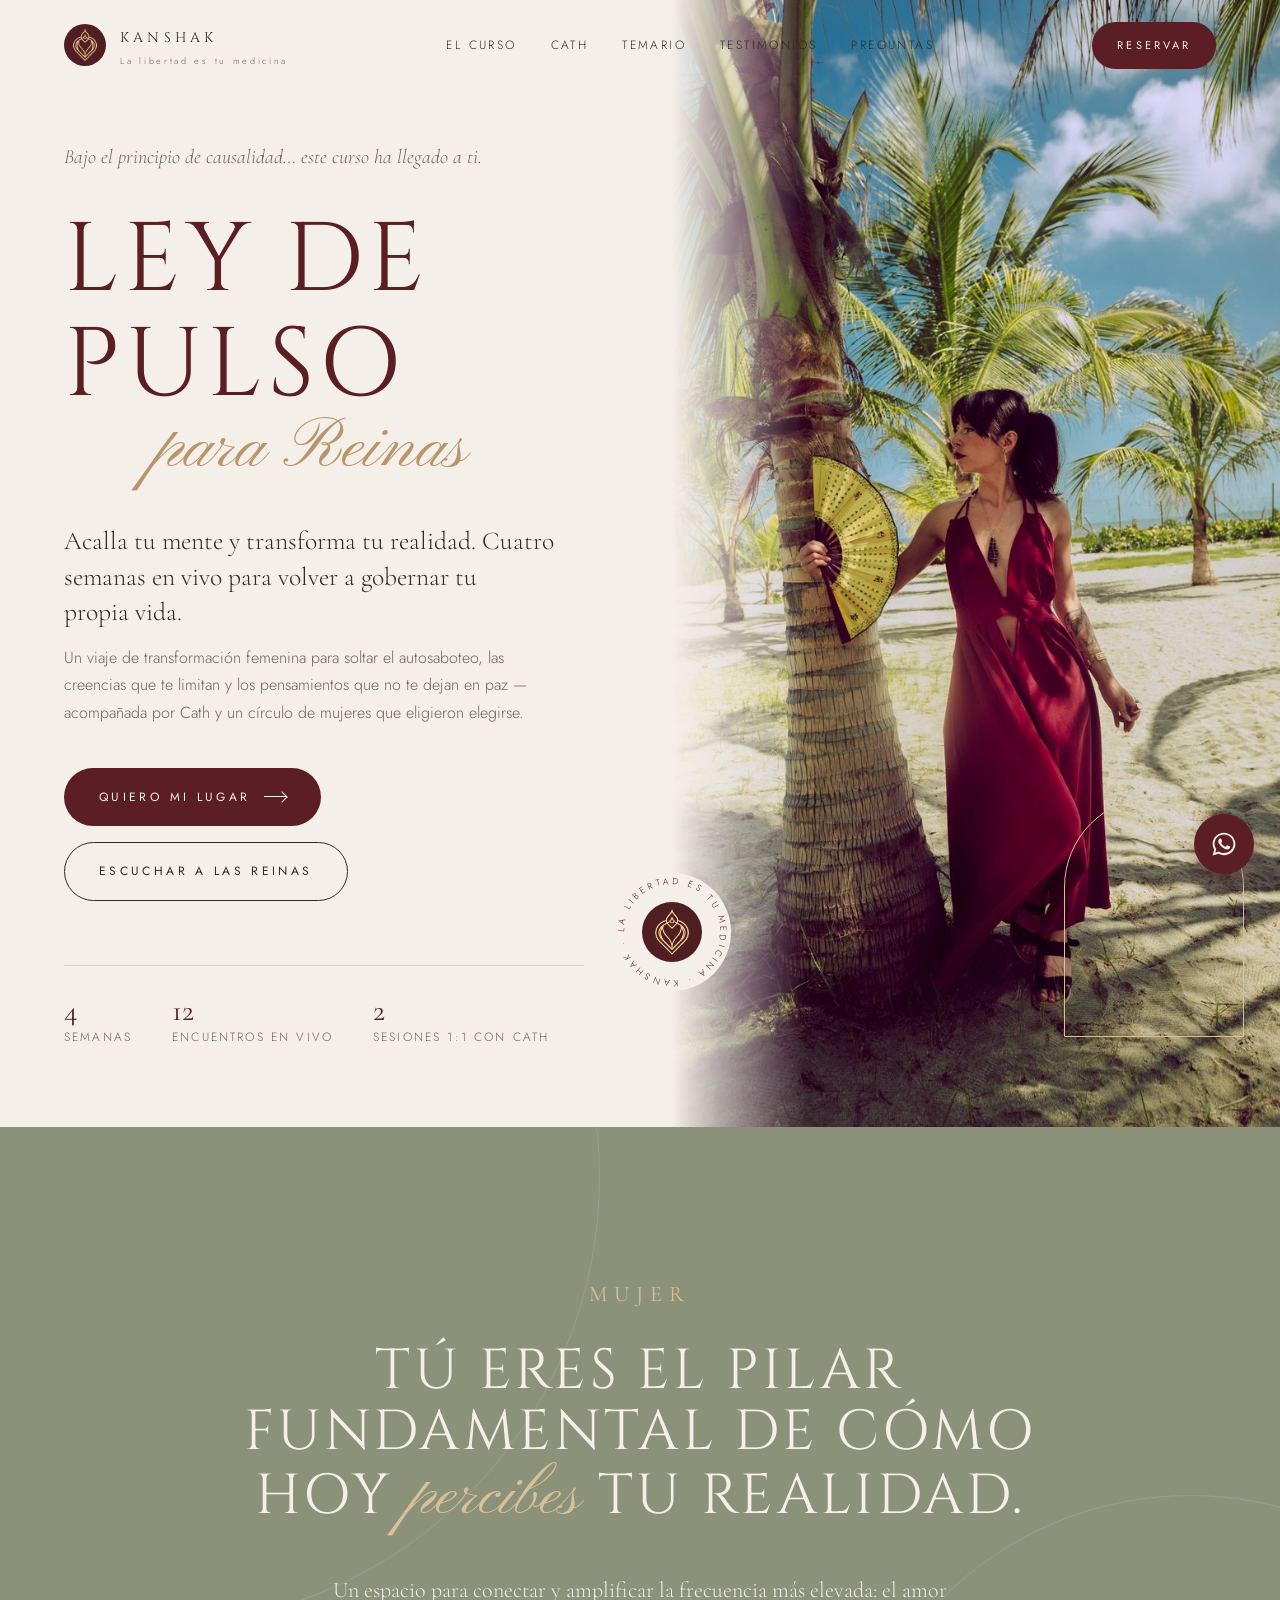
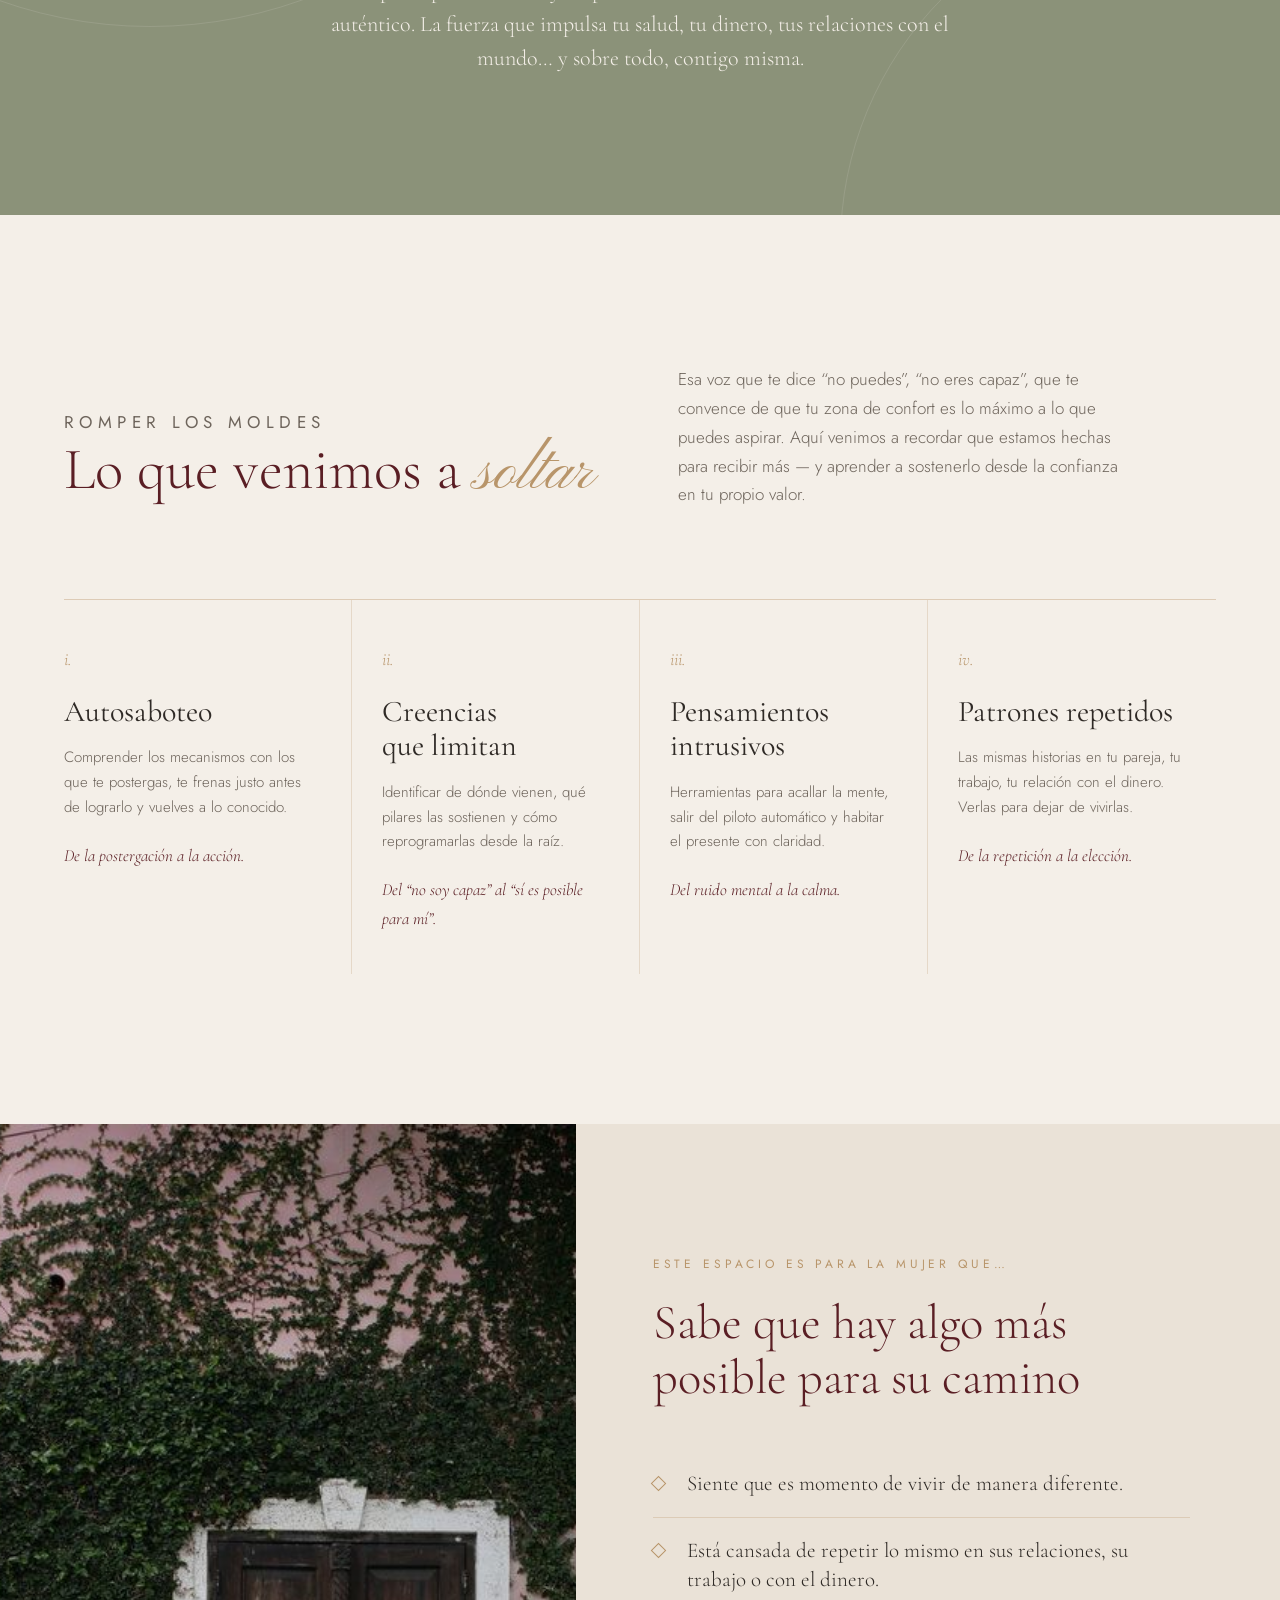
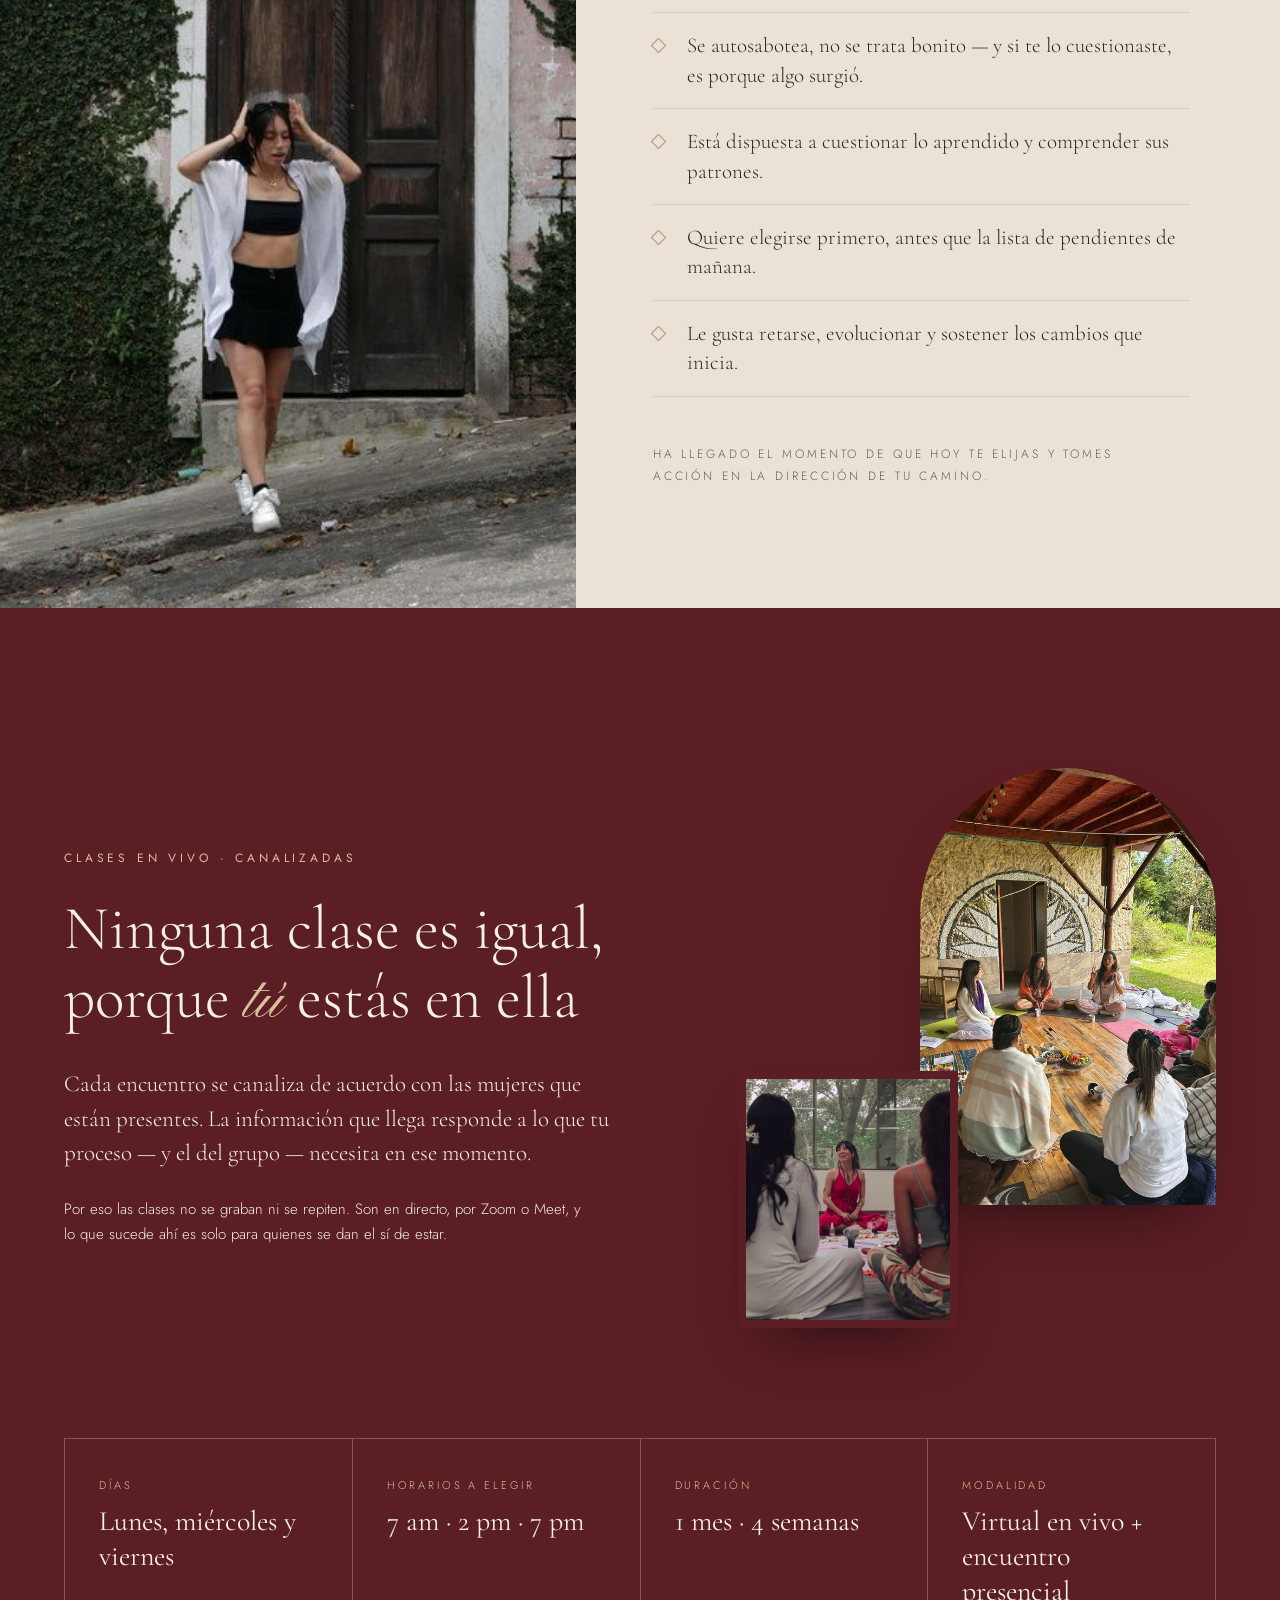
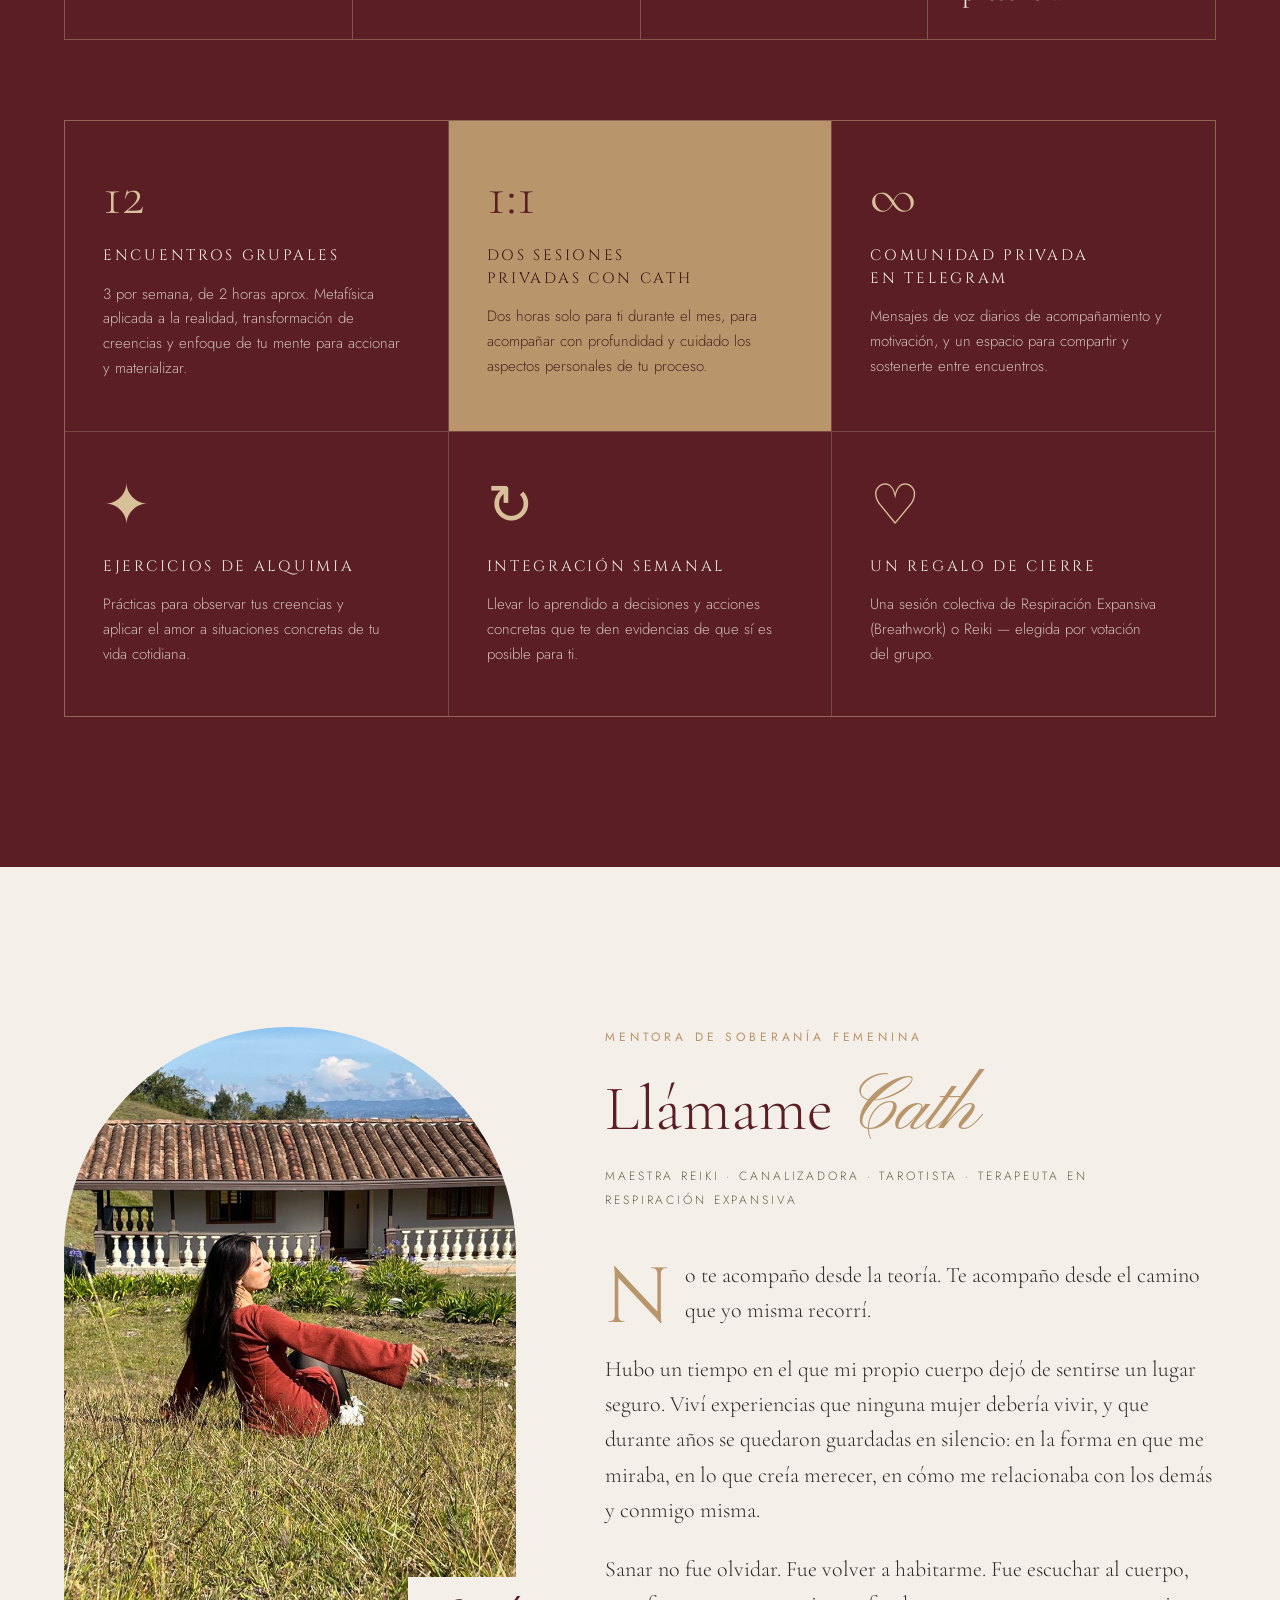
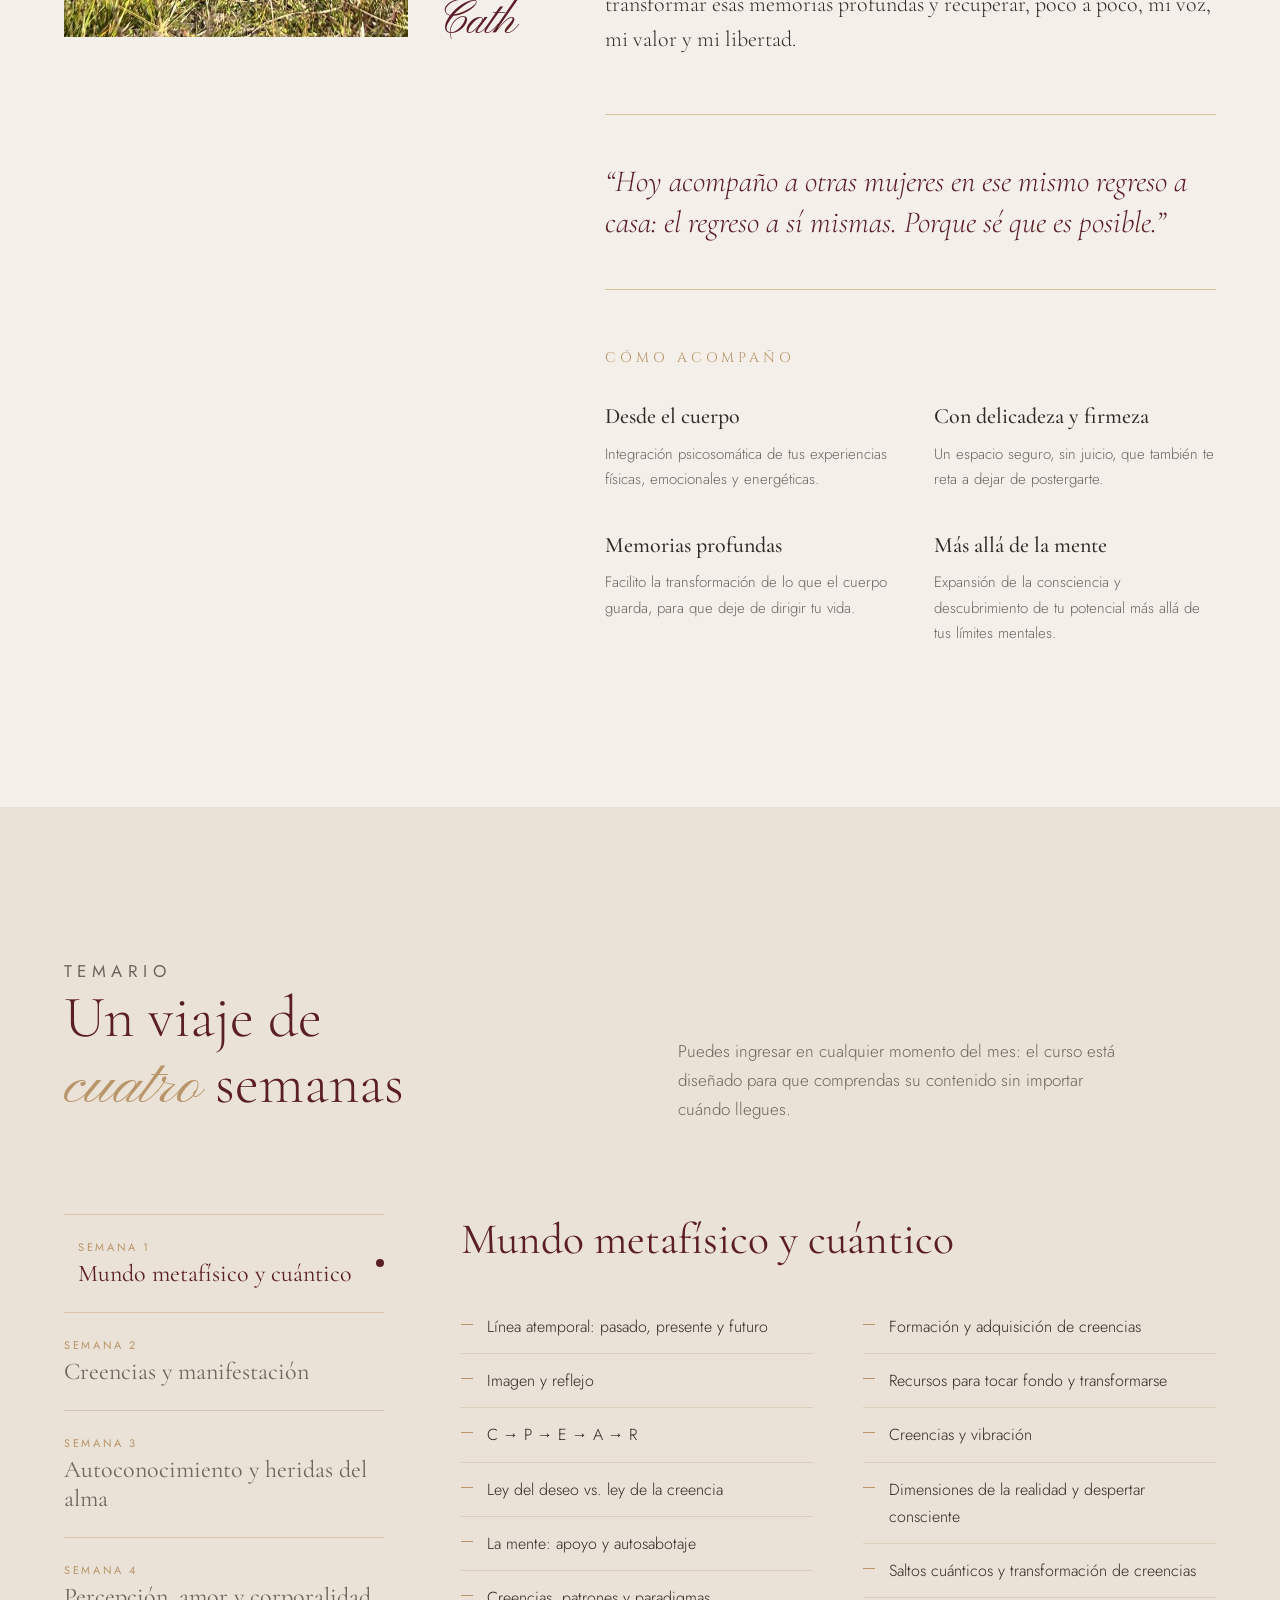
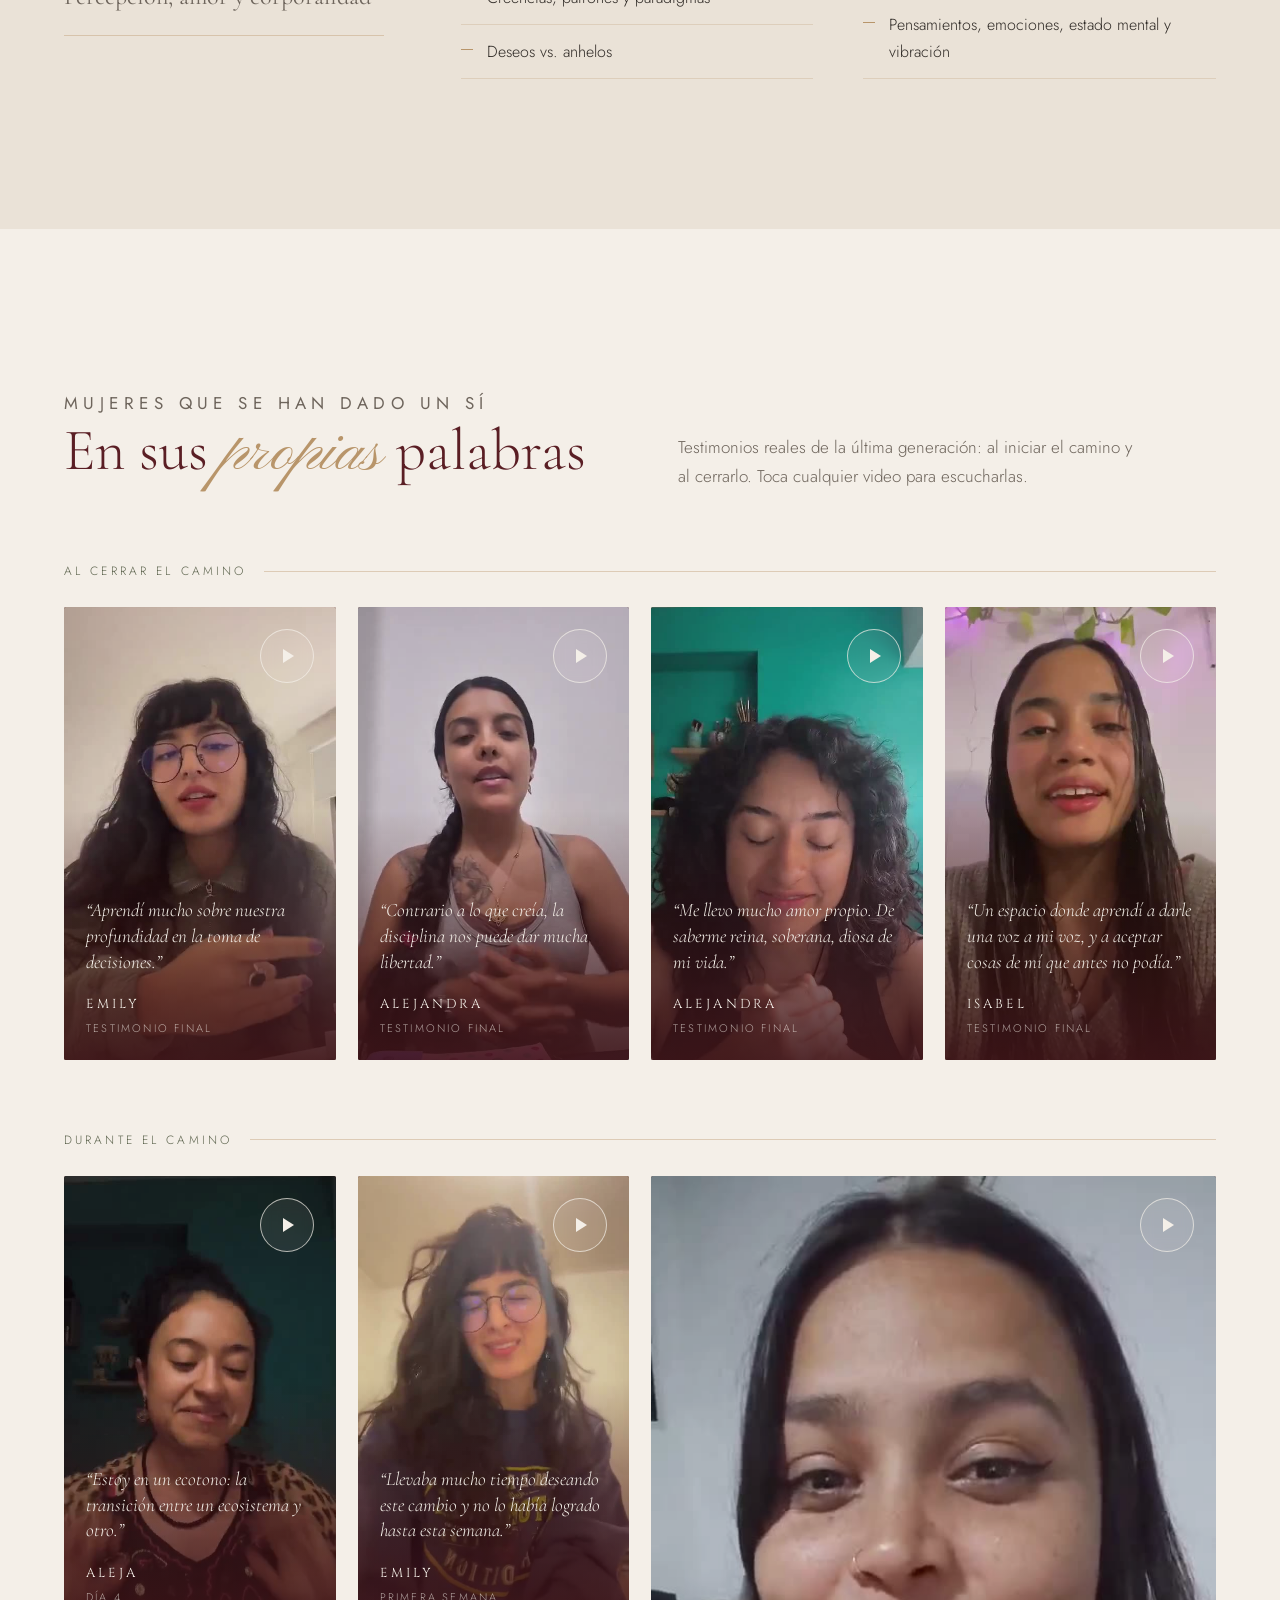
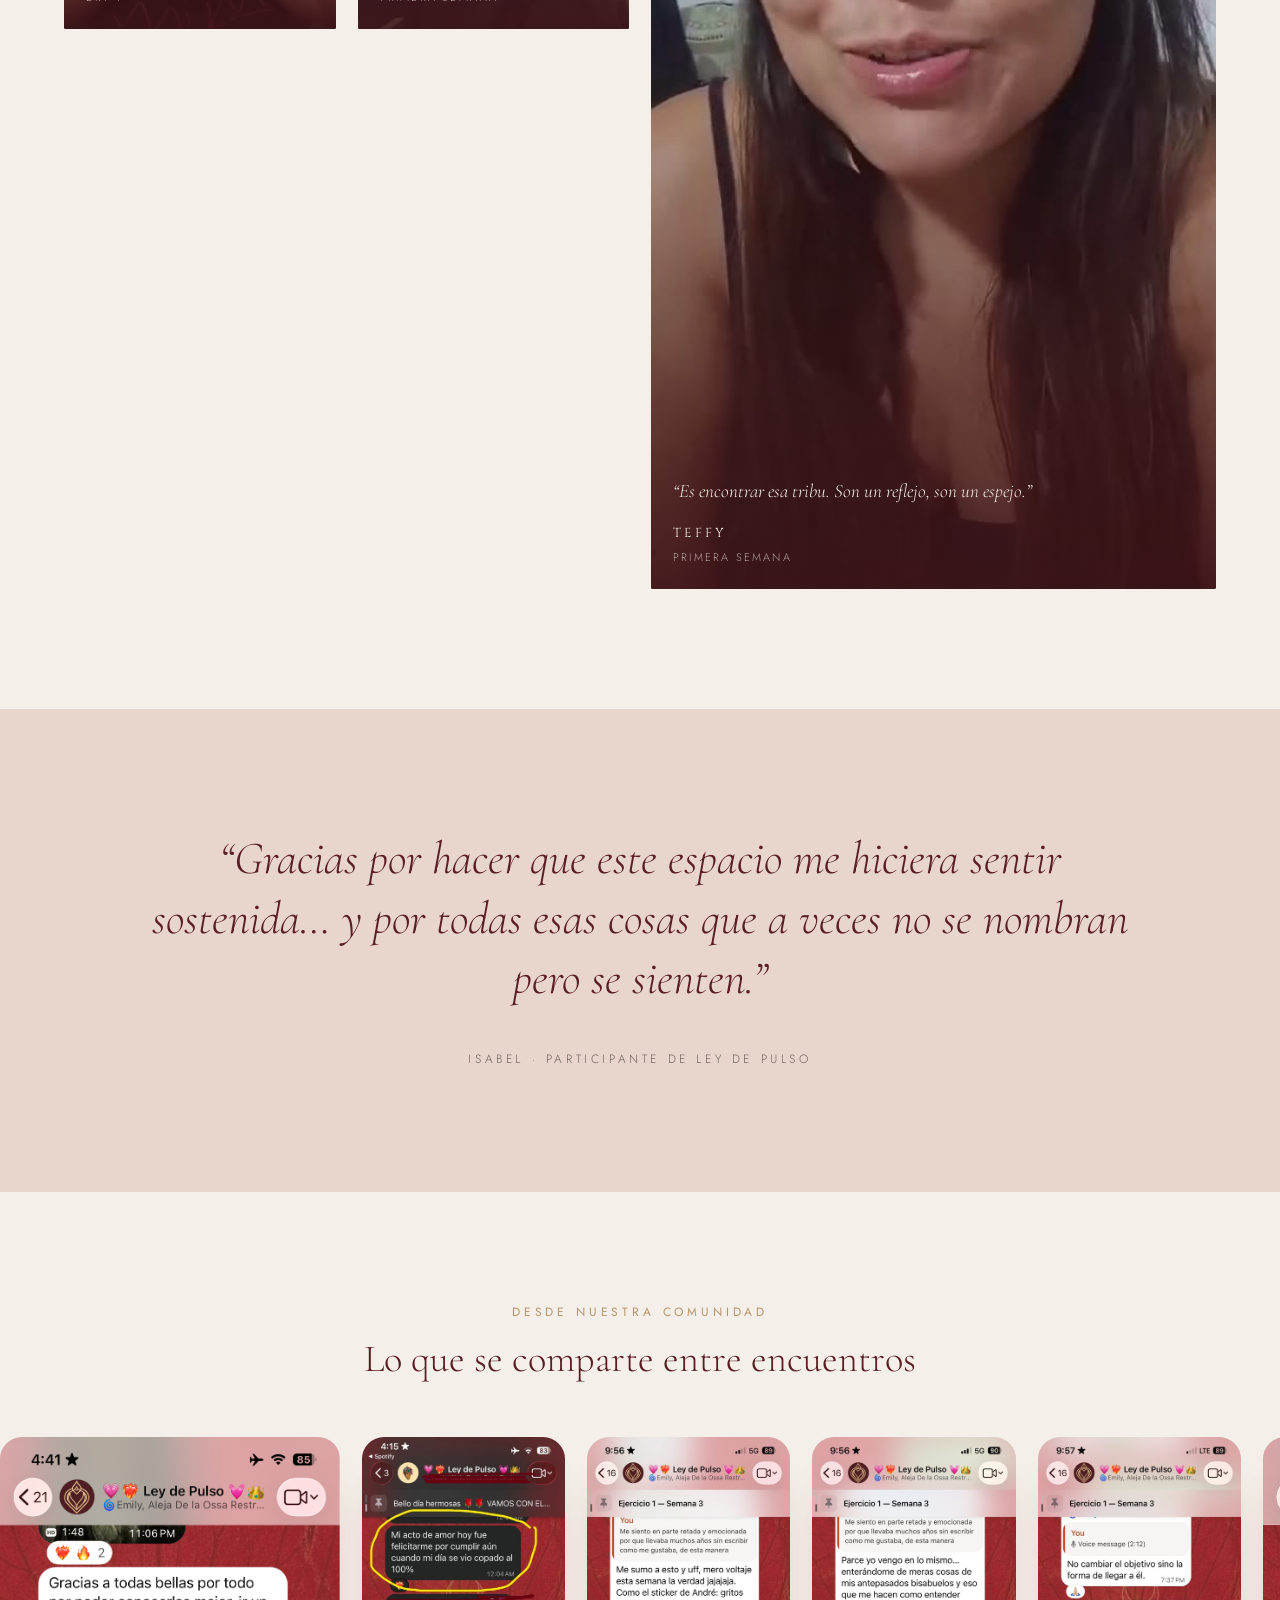
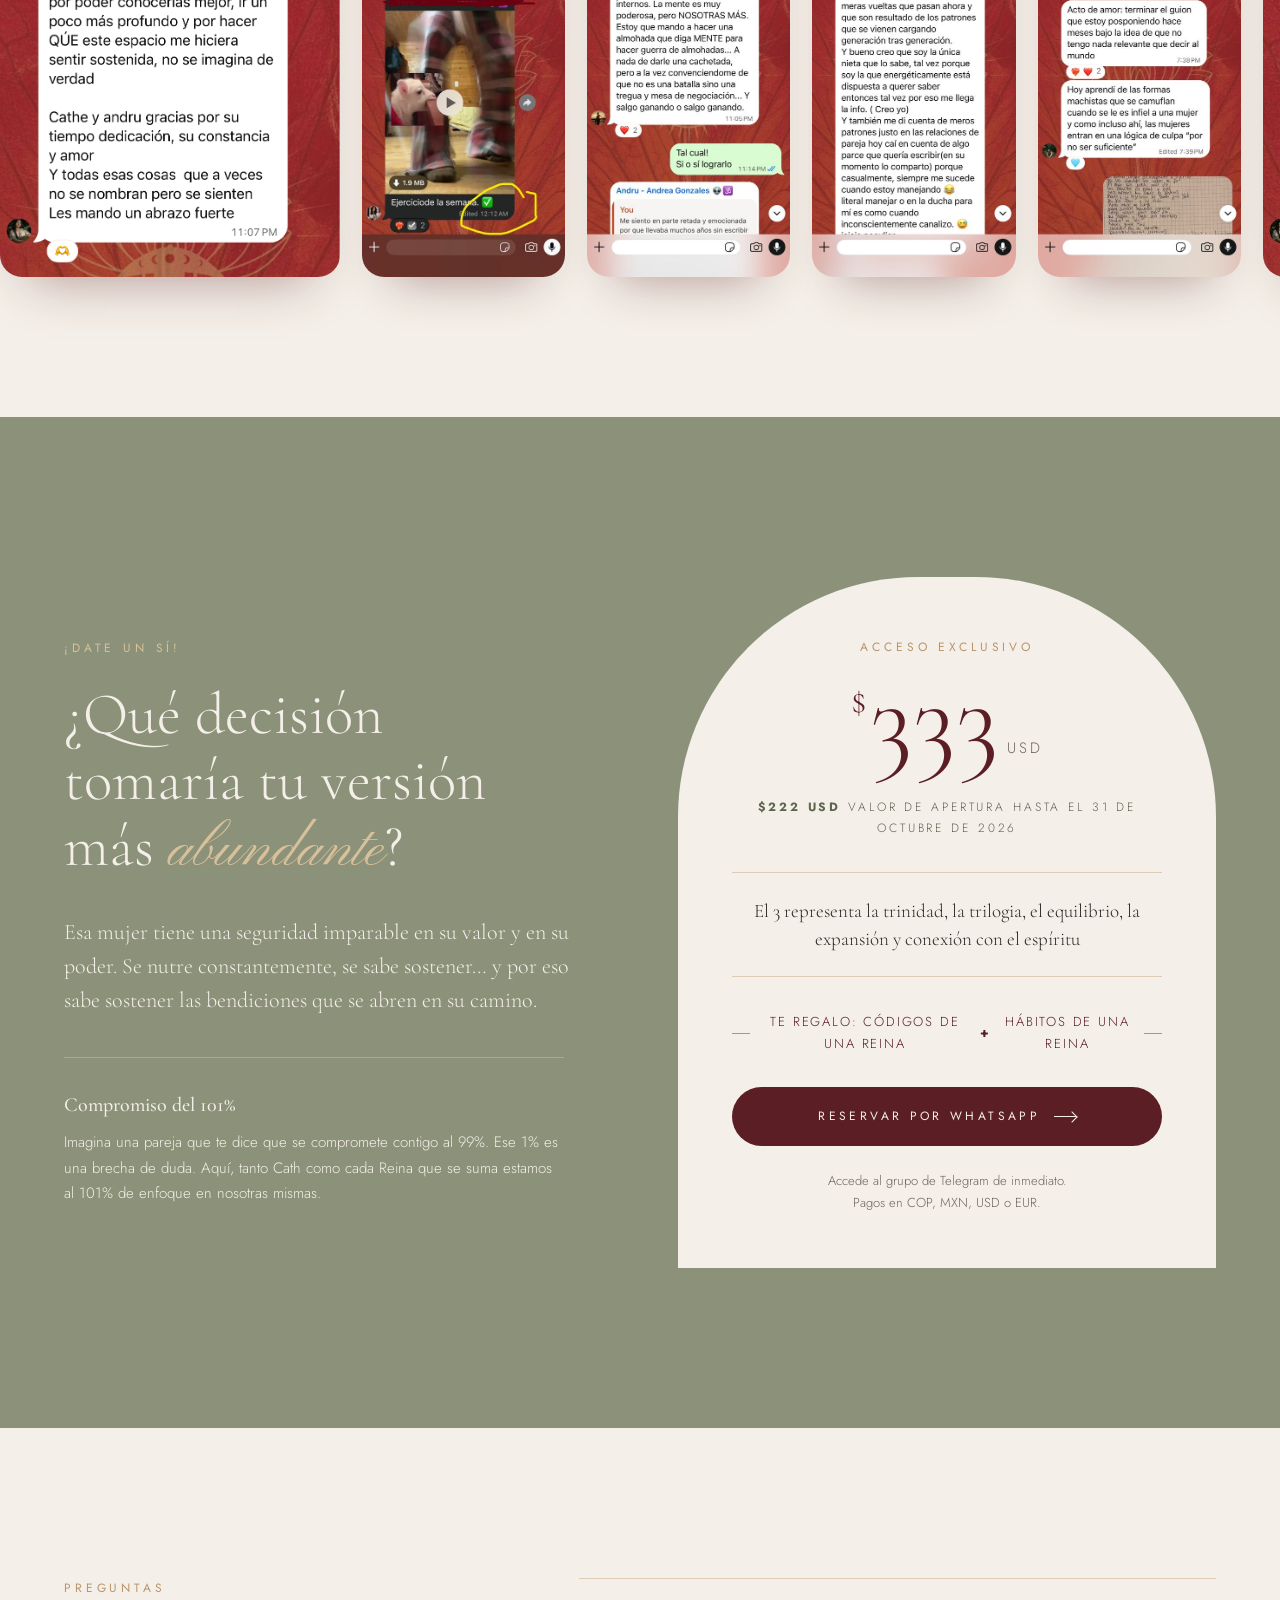
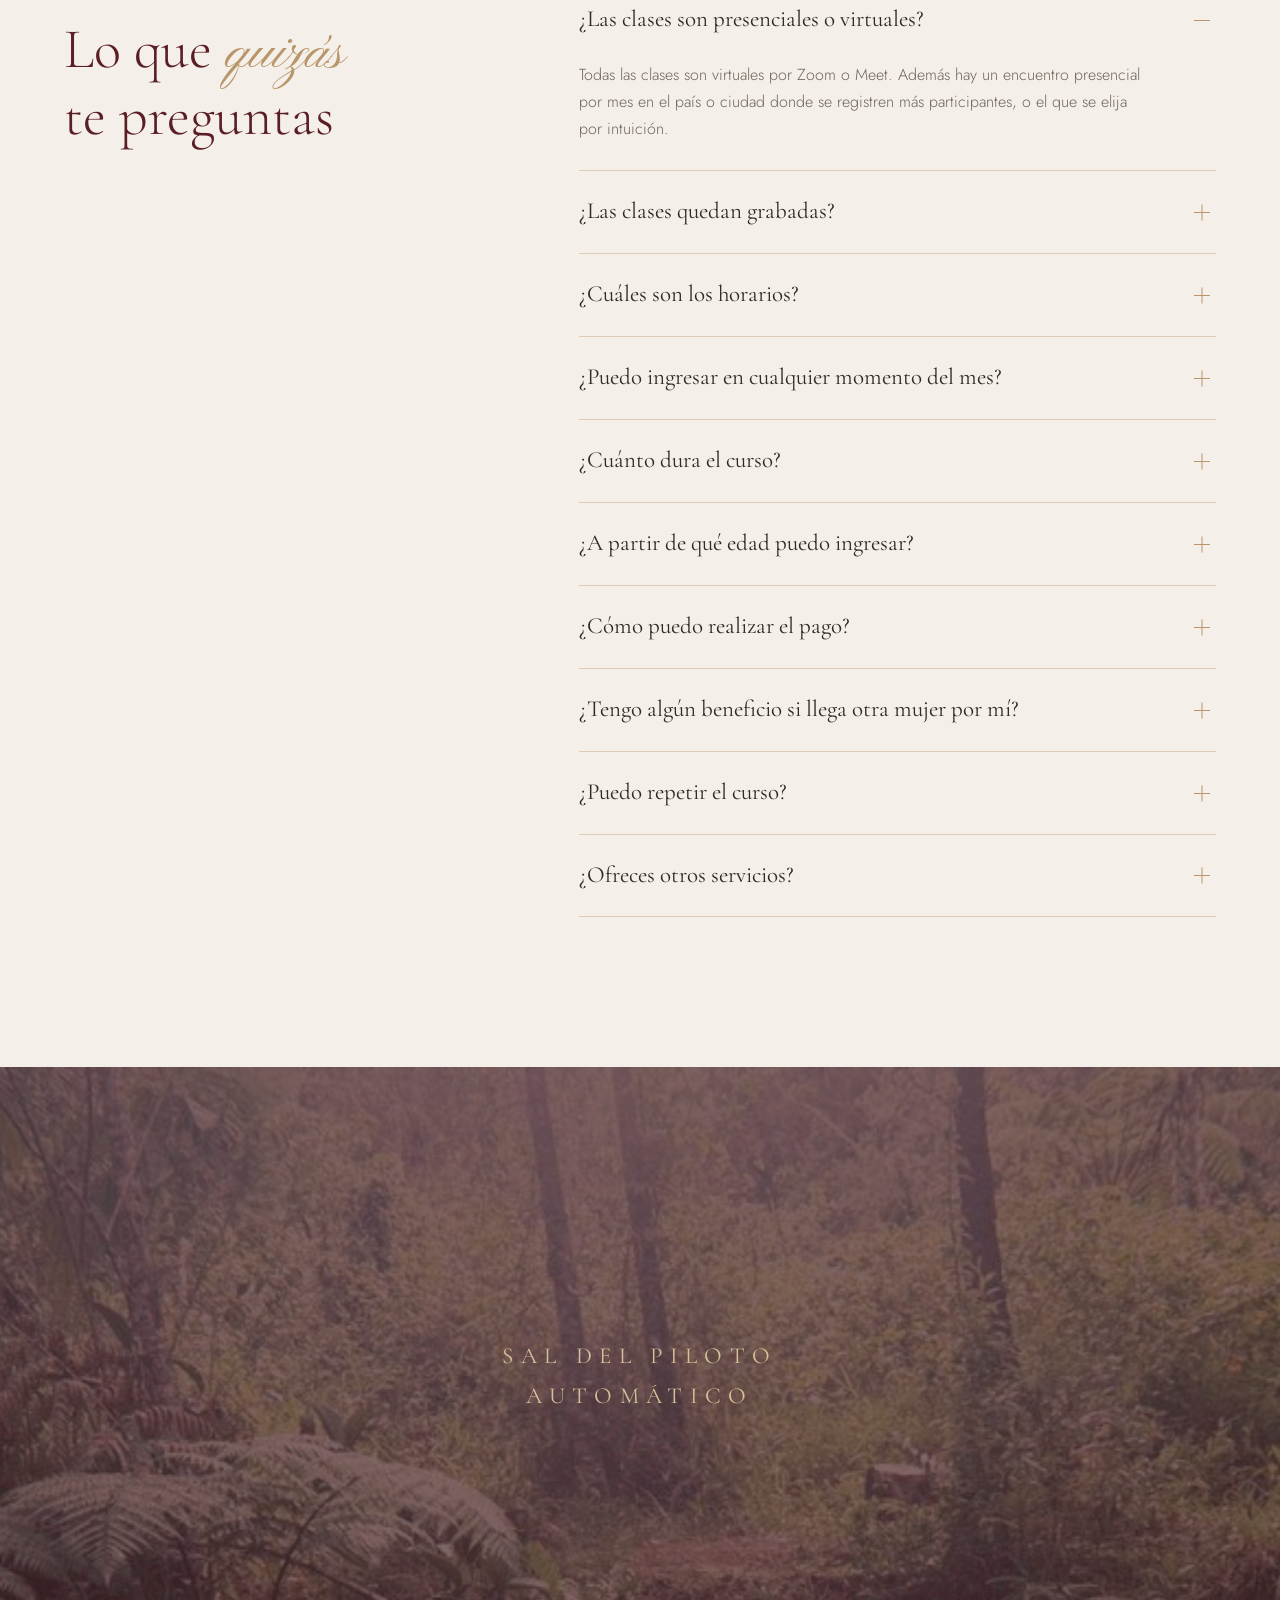
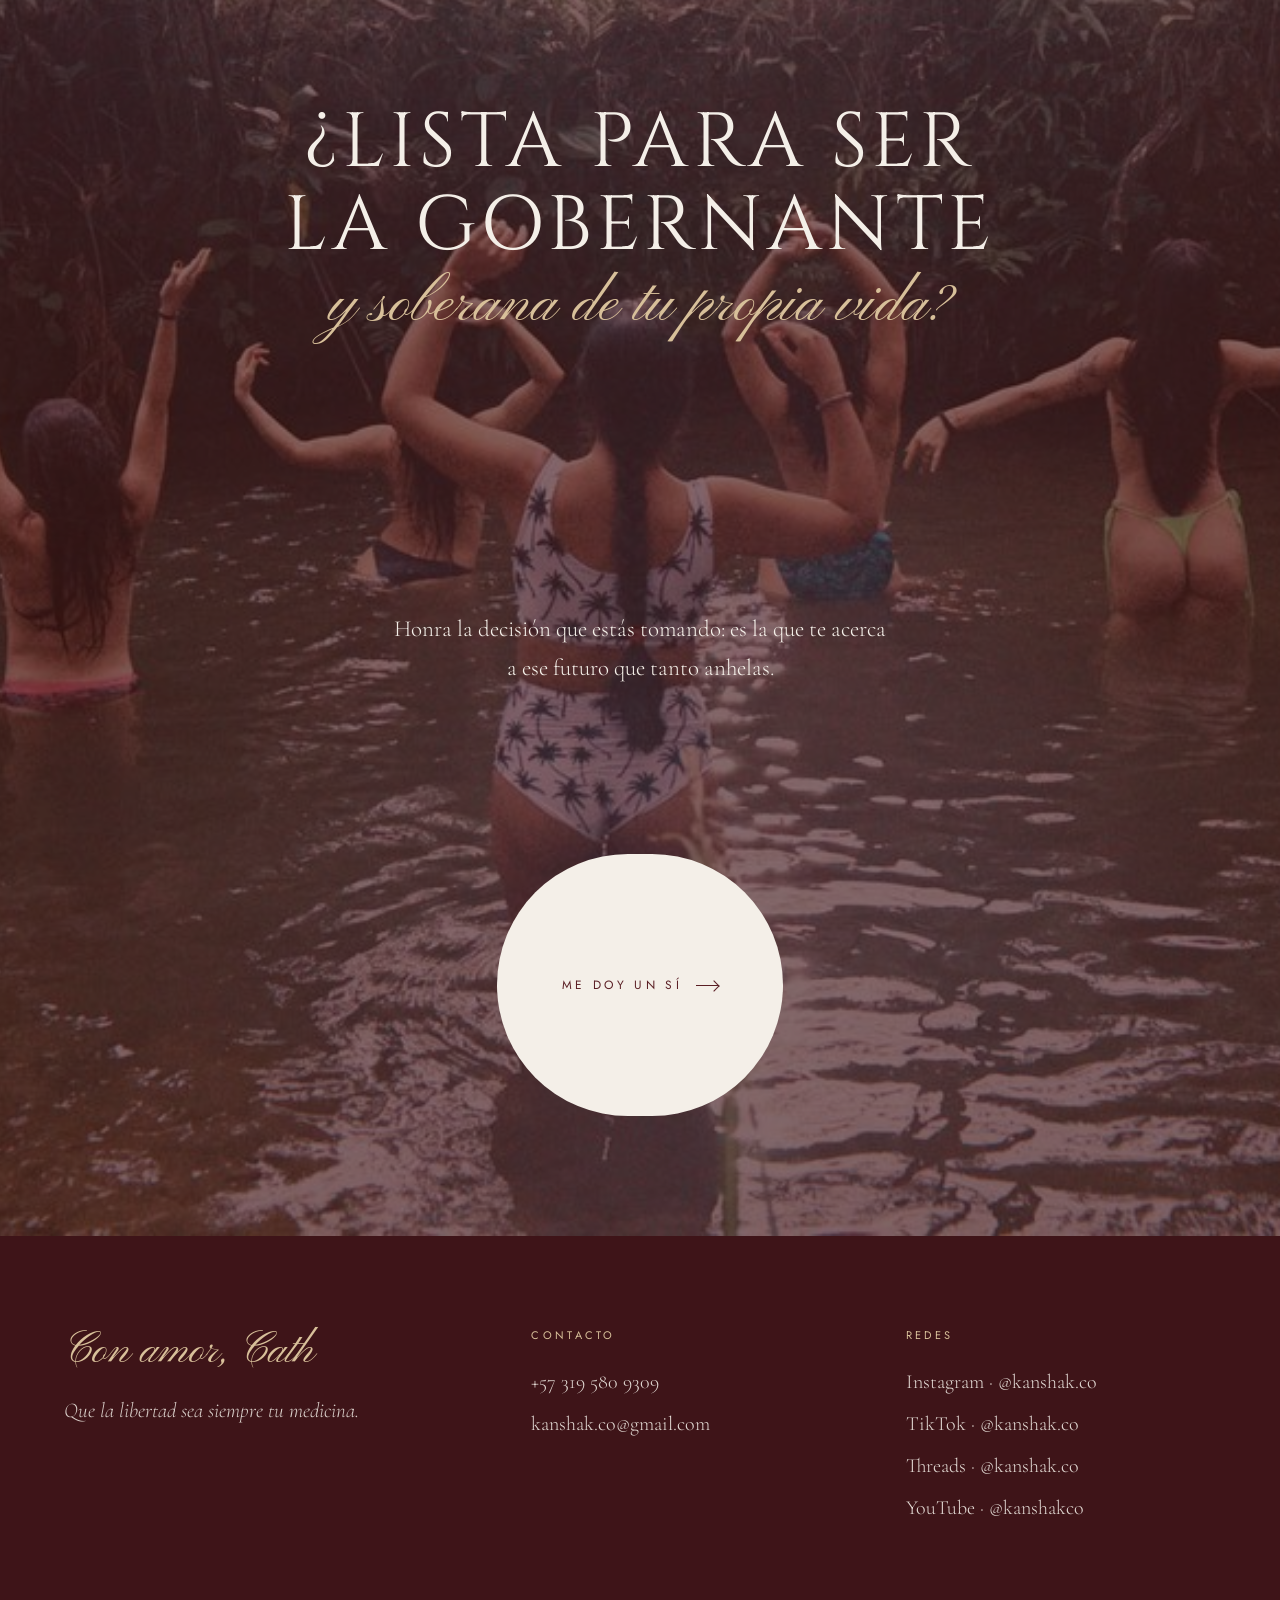
<file: Ley_de_Pulso_para Reinas.html>
<!DOCTYPE html>
<html lang="es">
<head>
<meta charset="UTF-8">
<meta name="viewport" content="width=device-width, initial-scale=1">
<title>Ley de Pulso para Reinas · Kanshak · Cath, Mentora de Soberanía Femenina</title>
<meta name="description" content="Ley de Pulso para Reinas: 4 semanas en vivo para disolver el autosaboteo, las creencias limitantes y los pensamientos intrusivos. Con Cath, Mentora de Soberanía Femenina.">
<link rel="preconnect" href="https://fonts.googleapis.com">
<link rel="preconnect" href="https://fonts.gstatic.com" crossorigin>
<link href="https://fonts.googleapis.com/css2?family=Cinzel:wght@400;500&family=Cormorant+Garamond:ital,wght@0,300;0,400;0,500;1,300;1,400&family=Jost:wght@300;400&family=Pinyon+Script&display=swap" rel="stylesheet">
<link rel="stylesheet" href="ley-de-pulso.css">
</head>
<body>

<!-- NAV -->
<nav class="nav" id="nav">
  <div class="wrap">
    <a href="#top" class="brand"><img src="assets/img/logo.jpg" alt="Kanshak"><div><span>KANSHAK</span><small>La libertad es tu medicina</small></div></a>
    <ul>
      <li><a href="#curso">El curso</a></li>
      <li><a href="#cath">Cath</a></li>
      <li><a href="#temario">Temario</a></li>
      <li><a href="#voces">Testimonios</a></li>
      <li><a href="#preguntas">Preguntas</a></li>
    </ul>
    <a class="btn btn-wine" href="#reserva">Reservar</a>
  </div>
</nav>

<!-- HERO -->
<header class="hero" id="top" data-screen-label="01 Hero">
  <div class="hero-txt">
    <p class="pre rv">Bajo el principio de causalidad… este curso ha llegado a ti.</p>
    <h1 class="h-display rv d1">Ley de Pulso<span class="script">para Reinas</span></h1>
    <p class="lede rv d2">Acalla tu mente y transforma tu realidad. Cuatro semanas en vivo para volver a gobernar tu propia vida.</p>
    <p class="sub rv d2">Un viaje de transformación femenina para soltar el autosaboteo, las creencias que te limitan y los pensamientos que no te dejan en paz — acompañada por Cath y un círculo de mujeres que eligieron elegirse.</p>
    <div class="ctas rv d3">
      <a class="btn btn-wine" href="#reserva">Quiero mi lugar <span class="arr"></span></a>
      <a class="btn btn-line" href="#voces">Escuchar a las Reinas</a>
    </div>
    <div class="meta rv d3">
      <div><b>4</b>semanas</div>
      <div><b>12</b>encuentros en vivo</div>
      <div><b>2</b>sesiones 1:1 con Cath</div>
    </div>
  </div>
  <div class="hero-img">
    <div class="frame"><img src="assets/img/cath-palmera.jpg" alt="Cath, mentora de Soberanía Femenina"></div>
    <div class="hero-arch"></div>
    <div class="hero-seal">
      <svg viewBox="0 0 120 120"><defs><path id="c" d="M60,60 m-48,0 a48,48 0 1,1 96,0 a48,48 0 1,1 -96,0"/></defs><circle cx="60" cy="60" r="59" fill="#F4EFE8"/><text font-family="Jost" font-size="9" letter-spacing="3.2" fill="#5A1E24"><textPath href="#c">LA LIBERTAD ES TU MEDICINA · KANSHAK · </textPath></text></svg>
      <img src="assets/img/logo.jpg" alt="">
    </div>
  </div>
</header>

<!-- MANIFESTO -->
<section class="manifesto" data-screen-label="02 Manifiesto">
  <div class="ring" style="width:900px;height:900px;left:-300px;top:-400px"></div>
  <div class="ring" style="width:700px;height:700px;right:-260px;bottom:-380px"></div>
  <div class="wrap">
    <p class="eyebrow rv">Mujer</p>
    <h2 class="h-display rv d1">Tú eres el pilar fundamental de cómo hoy <em>percibes</em> tu realidad.</h2>
    <p class="rv d2">Un espacio para conectar y amplificar la frecuencia más elevada: el amor auténtico. La fuerza que impulsa tu salud, tu dinero, tus relaciones con el mundo… y sobre todo, contigo misma.</p>
  </div>
</section>

<!-- WHAT IT DISSOLVES -->
<section class="dissolve" id="curso" data-screen-label="03 Lo que transforma">
  <div class="wrap">
    <div class="sec-head">
      <div>
        <p class="eyebrow rv">Romper los moldes</p>
        <h2 class="h-serif rv d1">Lo que venimos a <span class="script">soltar</span></h2>
      </div>
      <p class="rv d2">Esa voz que te dice “no puedes”, “no eres capaz”, que te convence de que tu zona de confort es lo máximo a lo que puedes aspirar. Aquí venimos a recordar que estamos hechas para recibir más — y aprender a sostenerlo desde la confianza en tu propio valor.</p>
    </div>
    <div class="dis-grid">
      <div class="dis rv"><span class="n">i.</span><h3>Autosaboteo</h3><p>Comprender los mecanismos con los que te postergas, te frenas justo antes de lograrlo y vuelves a lo conocido.</p><span class="from">De la postergación a la acción.</span></div>
      <div class="dis rv d1"><span class="n">ii.</span><h3>Creencias que limitan</h3><p>Identificar de dónde vienen, qué pilares las sostienen y cómo reprogramarlas desde la raíz.</p><span class="from">Del “no soy capaz” al “sí es posible para mí”.</span></div>
      <div class="dis rv d2"><span class="n">iii.</span><h3>Pensamientos intrusivos</h3><p>Herramientas para acallar la mente, salir del piloto automático y habitar el presente con claridad.</p><span class="from">Del ruido mental a la calma.</span></div>
      <div class="dis rv d3"><span class="n">iv.</span><h3>Patrones repetidos</h3><p>Las mismas historias en tu pareja, tu trabajo, tu relación con el dinero. Verlas para dejar de vivirlas.</p><span class="from">De la repetición a la elección.</span></div>
    </div>
  </div>
</section>

<!-- FOR WHOM -->
<section class="forwhom" data-screen-label="04 Para quién">
  <div class="img"><img src="assets/img/cath-puerta.jpg" alt="" style="object-position:center 40%"></div>
  <div class="txt">
    <p class="eyebrow rv">Este espacio es para la mujer que…</p>
    <h2 class="h-serif rv d1">Sabe que hay algo más posible para su camino</h2>
    <ul>
      <li class="rv">Siente que es momento de vivir de manera diferente.</li>
      <li class="rv">Está cansada de repetir lo mismo en sus relaciones, su trabajo o con el dinero.</li>
      <li class="rv">Se autosabotea, no se trata bonito — y si te lo cuestionaste, es porque algo surgió.</li>
      <li class="rv">Está dispuesta a cuestionar lo aprendido y comprender sus patrones.</li>
      <li class="rv">Quiere elegirse primero, antes que la lista de pendientes de mañana.</li>
      <li class="rv">Le gusta retarse, evolucionar y sostener los cambios que inicia.</li>
    </ul>
    <p class="close rv">Ha llegado el momento de que hoy te elijas y tomes acción en la dirección de tu camino.</p>
  </div>
</section>

<!-- LIVE -->
<section class="live" data-screen-label="05 En vivo">
  <div class="wrap">
    <div class="live-top">
      <div>
        <p class="eyebrow rv">Clases en vivo · canalizadas</p>
        <h2 class="h-serif rv d1">Ninguna clase es igual, porque <span class="script">tú</span> estás en ella</h2>
        <p class="lead rv d2">Cada encuentro se canaliza de acuerdo con las mujeres que están presentes. La información que llega responde a lo que tu proceso — y el del grupo — necesita en ese momento.</p>
        <p class="note rv d3">Por eso las clases no se graban ni se repiten. Son en directo, por Zoom o Meet, y lo que sucede ahí es solo para quienes se dan el sí de estar.</p>
      </div>
      <div class="live-photos rv d2">
        <img class="a" src="assets/img/encuentro.jpg" alt="Encuentro de mujeres">
        <img class="b" src="assets/img/circulo.jpg" alt="Círculo de mujeres">
      </div>
    </div>

    <div class="sched rv">
      <div><small>Días</small><b>Lunes, miércoles y viernes</b></div>
      <div><small>Horarios a elegir</small><b>7 am · 2 pm · 7 pm</b></div>
      <div><small>Duración</small><b>1 mes · 4 semanas</b></div>
      <div><small>Modalidad</small><b>Virtual en vivo + encuentro presencial</b></div>
    </div>

    <div class="incl">
      <div class="inc rv"><div class="k">12</div><h3>Encuentros grupales</h3><p>3 por semana, de 2 horas aprox. Metafísica aplicada a la realidad, transformación de creencias y enfoque de tu mente para accionar y materializar.</p></div>
      <div class="inc feature rv d1"><div class="k">1:1</div><h3>Dos sesiones privadas con Cath</h3><p>Dos horas solo para ti durante el mes, para acompañar con profundidad y cuidado los aspectos personales de tu proceso.</p></div>
      <div class="inc rv d2"><div class="k">∞</div><h3>Comunidad privada en Telegram</h3><p>Mensajes de voz diarios de acompañamiento y motivación, y un espacio para compartir y sostenerte entre encuentros.</p></div>
      <div class="inc rv"><div class="k">✦</div><h3>Ejercicios de alquimia</h3><p>Prácticas para observar tus creencias y aplicar el amor a situaciones concretas de tu vida cotidiana.</p></div>
      <div class="inc rv d1"><div class="k">↻</div><h3>Integración semanal</h3><p>Llevar lo aprendido a decisiones y acciones concretas que te den evidencias de que sí es posible para ti.</p></div>
      <div class="inc rv d2"><div class="k">♡</div><h3>Un regalo de cierre</h3><p>Una sesión colectiva de Respiración Expansiva (Breathwork) o Reiki — elegida por votación del grupo.</p></div>
    </div>
  </div>
</section>

<!-- CATH -->
<section class="cath" id="cath" data-screen-label="06 Cath">
  <div class="wrap cath-grid">
    <div class="cath-imgs rv">
      <img class="main" src="assets/img/cath-pasto.jpg" alt="Cath">
      <div class="sig">Cath</div>
    </div>
    <div>
      <p class="eyebrow rv">Mentora de Soberanía Femenina</p>
      <h2 class="h-serif rv d1">Llámame <span class="script">Cath</span></h2>
      <p class="roles rv d2">Maestra Reiki · Canalizadora · Tarotista · Terapeuta en Respiración Expansiva</p>
      <div class="story">
        <p class="drop rv">No te acompaño desde la teoría. Te acompaño desde el camino que yo misma recorrí.</p>
        <p class="rv">Hubo un tiempo en el que mi propio cuerpo dejó de sentirse un lugar seguro. Viví experiencias que ninguna mujer debería vivir, y que durante años se quedaron guardadas en silencio: en la forma en que me miraba, en lo que creía merecer, en cómo me relacionaba con los demás y conmigo misma.</p>
        <p class="rv">Sanar no fue olvidar. Fue volver a habitarme. Fue escuchar al cuerpo, transformar esas memorias profundas y recuperar, poco a poco, mi voz, mi valor y mi libertad.</p>
      </div>
      <blockquote class="rv">“Hoy acompaño a otras mujeres en ese mismo regreso a casa: el regreso a sí mismas. Porque sé que es posible.”</blockquote>
      <div class="way">
        <h3 class="rv">Cómo acompaño</h3>
        <div class="way-list">
          <div class="rv"><b>Desde el cuerpo</b><p>Integración psicosomática de tus experiencias físicas, emocionales y energéticas.</p></div>
          <div class="rv d1"><b>Con delicadeza y firmeza</b><p>Un espacio seguro, sin juicio, que también te reta a dejar de postergarte.</p></div>
          <div class="rv"><b>Memorias profundas</b><p>Facilito la transformación de lo que el cuerpo guarda, para que deje de dirigir tu vida.</p></div>
          <div class="rv d1"><b>Más allá de la mente</b><p>Expansión de la consciencia y descubrimiento de tu potencial más allá de tus límites mentales.</p></div>
        </div>
      </div>
    </div>
  </div>
</section>

<!-- TEMARIO -->
<section class="temario" id="temario" data-screen-label="07 Temario">
  <div class="wrap">
    <div class="sec-head">
      <div>
        <p class="eyebrow rv">Temario</p>
        <h2 class="h-serif rv d1">Un viaje de <span class="script">cuatro</span> semanas</h2>
      </div>
      <p class="rv d2">Puedes ingresar en cualquier momento del mes: el curso está diseñado para que comprendas su contenido sin importar cuándo llegues.</p>
    </div>
    <div class="tabs">
      <div class="tab-btns" role="tablist">
        <button class="tab-btn on" data-t="0"><span><small>Semana 1</small>Mundo metafísico y cuántico</span><i class="dot"></i></button>
        <button class="tab-btn" data-t="1"><span><small>Semana 2</small>Creencias y manifestación</span><i class="dot"></i></button>
        <button class="tab-btn" data-t="2"><span><small>Semana 3</small>Autoconocimiento y heridas del alma</span><i class="dot"></i></button>
        <button class="tab-btn" data-t="3"><span><small>Semana 4</small>Percepción, amor y corporalidad</span><i class="dot"></i></button>
      </div>
      <div>
        <div class="tab-panel on"><h3>Mundo metafísico y cuántico</h3><ul>
          <li>Línea atemporal: pasado, presente y futuro</li><li>Imagen y reflejo</li><li>C → P → E → A → R</li><li>Ley del deseo vs. ley de la creencia</li><li>La mente: apoyo y autosabotaje</li><li>Creencias, patrones y paradigmas</li><li>Deseos vs. anhelos</li><li>Formación y adquisición de creencias</li><li>Recursos para tocar fondo y transformarse</li><li>Creencias y vibración</li><li>Dimensiones de la realidad y despertar consciente</li><li>Saltos cuánticos y transformación de creencias</li><li>Pensamientos, emociones, estado mental y vibración</li></ul></div>
        <div class="tab-panel"><h3>Transformación de creencias y manifestación</h3><ul>
          <li>Cambio de programación y manifestación</li><li>Cerebro consciente y subconsciente</li><li>Creencias culturales y personales</li><li>Escalera de creencias</li><li>Las relaciones como elección y no como obligación</li><li>Pilares de referencia que sostienen una creencia</li><li>Patrones repetitivos y estrategias para romperlos</li><li>El poder de la proximidad</li><li>La vibración y la atracción</li><li>Ver con los ojos del alma antes que con los físicos</li></ul></div>
        <div class="tab-panel"><h3>Autoconocimiento y heridas del alma</h3><ul>
          <li>Las 4 R de la destrucción, según Robbins</li><li>Imagen, reflejo y ley del espejo</li><li>Tipos de personalidad</li><li>Tu herida del alma</li><li>Tipos de apego</li><li>Necesidades de la mente y del alma</li></ul></div>
        <div class="tab-panel"><h3>Percepción, amor y corporalidad</h3><ul>
          <li>Técnica de palabras emocionales</li><li>Canales de percepción: visual, auditivo y kinestésico</li><li>Lenguajes del amor principales</li><li>Tipos de corporalidad</li><li>Metaprogramas</li><li>Disfunciones del Reino</li><li>Reestructuración de etiquetas</li></ul></div>
      </div>
    </div>
  </div>
</section>

<!-- VOICES -->
<section class="voices" id="voces" data-screen-label="08 Testimonios">
  <div class="wrap">
    <div class="sec-head">
      <div>
        <p class="eyebrow rv">Mujeres que se han dado un sí</p>
        <h2 class="h-serif rv d1">En sus <span class="script">propias</span> palabras</h2>
      </div>
      <p class="rv d2">Testimonios reales de la última generación: al iniciar el camino y al cerrarlo. Toca cualquier video para escucharlas.</p>
    </div>

    <div class="vid-label rv">Al cerrar el camino</div>
    <div class="vid-row">
      <div class="vid rv d1" data-v="emily_final" data-n="Emily · Testimonio final"><img src="assets/v/emily_final.jpg" alt=""><span class="play"></span><div class="cap"><q>Aprendí mucho sobre nuestra profundidad en la toma de decisiones.</q><b>Emily</b><span>Testimonio final</span></div></div>
      <div class="vid rv d2" data-v="aleja_ossa" data-n="Alejandra · Testimonio final"><img src="assets/v/aleja_ossa.jpg" alt=""><span class="play"></span><div class="cap"><q>Contrario a lo que creía, la disciplina nos puede dar mucha libertad.</q><b>Alejandra</b><span>Testimonio final</span></div></div>
      <div class="vid rv d3" data-v="aleja_prima" data-n="Alejandra · Testimonio final"><img src="assets/v/aleja_prima.jpg" alt=""><span class="play"></span><div class="cap"><q>Me llevo mucho amor propio. De saberme reina, soberana, diosa de mi vida.</q><b>Alejandra</b><span>Testimonio final</span></div></div>
      <div class="vid rv d4" data-v="isabel" data-n="Isabel · Testimonio final"><img src="assets/v/isabel.jpg" alt=""><span class="play"></span><div class="cap"><q>Un espacio donde aprendí a darle una voz a mi voz, y a aceptar cosas de mí que antes no podía.</q><b>Isabel</b><span>Testimonio final</span></div></div>
    </div>

    <div class="vid-label rv">Durante el camino</div>
    <div class="vid-row">
      <div class="vid rv d1" data-v="aleja_b" data-n="Aleja · Día 4"><img src="assets/v/aleja_b.jpg" alt=""><span class="play"></span><div class="cap"><q>Estoy en un ecotono: la transición entre un ecosistema y otro.</q><b>Aleja</b><span>Día 4</span></div></div>
      <div class="vid rv d2" data-v="emily_ini" data-n="Emily · Primera semana"><img src="assets/v/emily_ini.jpg" alt=""><span class="play"></span><div class="cap"><q>Llevaba mucho tiempo deseando este cambio y no lo había logrado hasta esta semana.</q><b>Emily</b><span>Primera semana</span></div></div>
      <div class="vid wide rv d3" data-v="teffy" data-n="Teffy · Primera semana"><img src="assets/v/teffy.jpg" alt=""><span class="play"></span><div class="cap"><q>Es encontrar esa tribu. Son un reflejo, son un espejo.</q><b>Teffy</b><span>Primera semana</span></div></div>
    </div>
  </div>
</section>

<section class="big-quote" data-screen-label="09 Cita">
  <div class="wrap">
    <p class="rv">“Gracias por hacer que este espacio me hiciera sentir sostenida… y por todas esas cosas que a veces no se nombran pero se sienten.”</p>
    <cite class="rv d1">Isabel · Participante de Ley de Pulso</cite>
  </div>
</section>

<section class="chats" data-screen-label="10 Mensajes">
  <div class="head">
    <p class="eyebrow">Desde nuestra comunidad</p>
    <h3 class="h-serif">Lo que se comparte entre encuentros</h3>
  </div>
  <div class="marquee" id="marquee"></div>
</section>

<!-- OFFER -->
<section class="offer" id="reserva" data-screen-label="11 Inversión">
  <div class="wrap offer-grid">
    <div>
      <p class="eyebrow rv">¡Date un sí!</p>
      <h2 class="h-serif rv d1">¿Qué decisión tomaría tu versión más <span class="script">abundante</span>?</h2>
      <p class="lead rv d2">Esa mujer tiene una seguridad imparable en su valor y en su poder. Se nutre constantemente, se sabe sostener… y por eso sabe sostener las bendiciones que se abren en su camino.</p>
      <div class="pledge rv d3">
        <b>Compromiso del 101%</b>
        Imagina una pareja que te dice que se compromete contigo al 99%. Ese 1% es una brecha de duda. Aquí, tanto Cath como cada Reina que se suma estamos al 101% de enfoque en nosotras mismas.
      </div>
    </div>
    <div class="price-card rv d1">
      <p class="eyebrow">Acceso exclusivo</p>
      <!-- <p class="was">$333 USD</p> -->
      <p class="now" style="padding-bottom: 20px;"><sup>$</sup>333<small> USD</small></p>
      <p class="until"><b>$222 USD</b> Valor de apertura hasta el 31 de Octubre de 2026</p>
      <!-- <div class="split">Ingresa con <b>$111 USD</b> de compromiso contigo misma y haz el segundo aporte en tus tiempos perfectos, en hasta 2 semanas.</div> -->
      <div class="split">El 3 representa la trinidad, la trilogia, el equilibrio, la expansión y conexión con el espíritu</div>
      <p class="gift">Te regalo: Códigos de una Reina <b>+</b> Hábitos de una Reina</p>
      <a class="btn btn-wine" href="https://wa.me/573195809309?text=Hola%20Cath%2C%20quiero%20reservar%20mi%20lugar%20en%20Ley%20de%20Pulso%20para%20Reinas" target="_blank" rel="noopener">Reservar por WhatsApp <span class="arr"></span></a>
      <p class="pay">Accede al grupo de Telegram de inmediato.<br>Pagos en COP, MXN, USD o EUR.</p>
    </div>
  </div>
</section>

<!-- FAQ -->
<section class="faq" id="preguntas" data-screen-label="12 Preguntas">
  <div class="wrap faq-grid">
    <div>
      <p class="eyebrow rv">Preguntas</p>
      <h2 class="h-serif rv d1">Lo que <span class="script">quizás</span> te preguntas</h2>
    </div>
    <div class="qas">
      <div class="qa"><button>¿Las clases son presenciales o virtuales?</button><div class="a"><div><p>Todas las clases son virtuales por Zoom o Meet. Además hay un encuentro presencial por mes en el país o ciudad donde se registren más participantes, o el que se elija por intuición.</p></div></div></div>
      <div class="qa"><button>¿Las clases quedan grabadas?</button><div class="a"><div><p>No. Las clases son en directo, se canalizan según las mujeres presentes y no se repiten.</p></div></div></div>
      <div class="qa"><button>¿Cuáles son los horarios?</button><div class="a"><div><p>Lunes, miércoles y viernes. Cada día puedes elegir una o varias de estas horas: 7 am, 2 pm y 7 pm. Como mínimo debes ingresar a una clase cada día, y puedes asistir a las tres — la repetición es la clave del aprendizaje.</p></div></div></div>
      <div class="qa"><button>¿Puedo ingresar en cualquier momento del mes?</button><div class="a"><div><p>Sí. El curso está diseñado para que puedas comprender su contenido sin importar tu momento de ingreso.</p></div></div></div>
      <div class="qa"><button>¿Cuánto dura el curso?</button><div class="a"><div><p>Un mes, o cuatro semanas de transformación.</p></div></div></div>
      <div class="qa"><button>¿A partir de qué edad puedo ingresar?</button><div class="a"><div><p>A partir de los 25 años. El curso está enfocado en mujeres hispanohablantes.</p></div></div></div>
      <div class="qa"><button>¿Cómo puedo realizar el pago?</button><div class="a"><div><p>En COP por transferencia con Llave @CATLOZ3, Nequi 3195809309, o en efectivo si estás en el Valle de Aburrá. Pagos internacionales en MXN, USD o EUR: escríbenos para recibir el número de cuenta.</p></div></div></div>
      <div class="qa"><button>¿Tengo algún beneficio si llega otra mujer por mí?</button><div class="a"><div><p>Sí: 5% de descuento en el lanzamiento del programa de 4 meses Pulso de Reina (apertura en febrero 2027), acceso exclusivo a El Código de la Creación (clase de manifestación) y 10% de descuento en cualquier servicio de Kanshak.</p></div></div></div>
      <div class="qa"><button>¿Puedo repetir el curso?</button><div class="a"><div><p>El objetivo es que tengas bases para no necesitar repetirlo, pero la repetición es la madre del aprendizaje. Serás bienvenida si deseas volver.</p></div></div></div>
      <div class="qa"><button>¿Ofreces otros servicios?</button><div class="a"><div><p>Sintonización de Reiki (Nivel I, II, III y maestría), mensajes de canalización, decodificación de emociones a través de la respiración, sesiones terapéuticas 1:1, sesiones de Reiki, lectura de Tarot y Oráculo, círculos de palabra y el encuentro Akelarre de Reinas y Saberes.</p></div></div></div>
    </div>
  </div>
</section>

<!-- FINAL -->
<section class="final" data-screen-label="13 Cierre">
  <img class="bg" src="assets/img/rio-grupo2.jpg" alt="">
  <div class="in">
    <p class="eyebrow rv" style="color:var(--gold-l)">Sal del piloto automático</p>
    <h2 class="h-display rv d1">¿Lista para ser la gobernante<span class="script">y soberana de tu propia vida?</span></h2>
    <p class="rv d2">Honra la decisión que estás tomando: es la que te acerca a ese futuro que tanto anhelas.</p>
    <a class="btn btn-wine rv d3" href="https://wa.me/573195809309?text=Hola%20Cath%2C%20quiero%20reservar%20mi%20lugar%20en%20Ley%20de%20Pulso%20para%20Reinas" target="_blank" rel="noopener">Me doy un sí <span class="arr"></span></a>
  </div>
</section>

<footer>
  <div class="wrap">
    <div class="foot">
      <div>
        <div class="sig">Con amor, Cath</div>
        <p class="tag">Que la libertad sea siempre tu medicina.</p>
      </div>
      <div>
        <h4>Contacto</h4>
        <a href="https://wa.me/573195809309" target="_blank" rel="noopener">+57 319 580 9309</a>
        <a href="mailto:kanshak.co@gmail.com">kanshak.co@gmail.com</a>
      </div>
      <div>
        <h4>Redes</h4>
        <a href="https://instagram.com/kanshak.co" target="_blank" rel="noopener">Instagram · @kanshak.co</a>
        <a href="https://tiktok.com/@kanshak.co" target="_blank" rel="noopener">TikTok · @kanshak.co</a>
        <a href="https://threads.com/@kanshak.co" target="_blank" rel="noopener">Threads · @kanshak.co</a>
        <a href="https://youtube.com/@kanshakco" target="_blank" rel="noopener">YouTube · @kanshakco</a>
      </div>
    </div>
    <div class="foot-bottom"><span>© 2026 Kanshak</span><span>Ley de Pulso para Reinas</span></div>
  </div>
</footer>

<a class="wa-float" href="https://wa.me/573195809309?text=Hola%20Cath%2C%20quiero%20saber%20m%C3%A1s%20sobre%20Ley%20de%20Pulso" target="_blank" rel="noopener" aria-label="WhatsApp">
  <svg viewBox="0 0 32 32"><path d="M16 3C8.8 3 3 8.7 3 15.8c0 2.3.6 4.5 1.8 6.5L3 29l6.9-1.8c1.9 1 4 1.6 6.1 1.6 7.2 0 13-5.7 13-12.8S23.2 3 16 3zm0 23.4c-1.9 0-3.8-.5-5.4-1.5l-.4-.2-4.1 1.1 1.1-4-.3-.4c-1.1-1.7-1.7-3.6-1.7-5.6C5.2 9.9 10 5.2 16 5.2s10.8 4.7 10.8 10.6S22 26.4 16 26.4zm5.9-7.9c-.3-.2-1.9-.9-2.2-1-.3-.1-.5-.2-.7.2-.2.3-.8 1-1 1.2-.2.2-.4.2-.7.1-.3-.2-1.4-.5-2.6-1.6-1-.9-1.6-1.9-1.8-2.2-.2-.3 0-.5.1-.7l.5-.6c.2-.2.2-.3.3-.6.1-.2 0-.4 0-.6l-1-2.4c-.3-.6-.5-.5-.7-.5h-.6c-.2 0-.6.1-.9.4-.3.3-1.2 1.1-1.2 2.7s1.2 3.2 1.4 3.4c.2.2 2.4 3.6 5.8 5 2.8 1.1 3.4.9 4 .8.6-.1 1.9-.8 2.2-1.5.3-.7.3-1.4.2-1.5-.1-.2-.3-.3-.6-.4z"/></svg>
</a>

<div class="modal" id="modal"><button class="x" id="mx">Cerrar ✕</button><div id="mbody"></div><div class="who" id="mwho"></div></div>

<script>
// nav
const nav=document.getElementById('nav');
addEventListener('scroll',()=>nav.classList.toggle('scrolled',scrollY>40),{passive:true});
// reveal
const io=new IntersectionObserver(es=>es.forEach(e=>{if(e.isIntersecting){e.target.classList.add('in');io.unobserve(e.target)}}),{threshold:.12,rootMargin:'0px 0px -40px 0px'});
document.querySelectorAll('.rv').forEach(el=>io.observe(el));
// tabs
const tb=[...document.querySelectorAll('.tab-btn')],tp=[...document.querySelectorAll('.tab-panel')];
tb.forEach((b,i)=>b.onclick=()=>{tb.forEach(x=>x.classList.remove('on'));tp.forEach(x=>x.classList.remove('on'));b.classList.add('on');tp[i].classList.add('on')});
// faq
document.querySelectorAll('.qa button').forEach(b=>b.onclick=()=>b.parentElement.classList.toggle('open'));
document.querySelector('.qa').classList.add('open');
// modal
const modal=document.getElementById('modal'),mbody=document.getElementById('mbody'),mwho=document.getElementById('mwho');
function openM(html,who){mbody.innerHTML=html;mwho.textContent=who||'';modal.classList.add('on');document.body.style.overflow='hidden'}
function closeM(){modal.classList.remove('on');mbody.innerHTML='';document.body.style.overflow=''}
document.getElementById('mx').onclick=closeM;
modal.onclick=e=>{if(e.target===modal)closeM()};
addEventListener('keydown',e=>{if(e.key==='Escape')closeM()});
document.querySelectorAll('.vid').forEach(v=>v.onclick=()=>openM(`<video src="assets/v/${v.dataset.v}.mp4" poster="assets/v/${v.dataset.v}.jpg" controls autoplay playsinline></video>`,v.dataset.n));
// chats marquee
const chats=['chat-gracias.png','chat1.jpg','chat3.jpg','chat4.jpg','chat5.jpg','chat6.jpg','chat2.jpg','chat7.jpg','chat8.jpg','chat9.jpg','chat10.jpg','chat11.jpg','chat12.jpg'];
const mq=document.getElementById('marquee');
[...chats,...chats].forEach(c=>{const i=new Image();i.src='assets/img/'+c;i.alt='Mensaje de participante';i.loading='lazy';i.onclick=()=>openM(`<img src="${i.src}" alt="">`,'Comunidad Ley de Pulso');mq.appendChild(i)});
</script>
</body>
</html>
</file>
<file: ley-de-pulso.css>
:root{
  --cream:#F4EFE8; --linen:#EAE2D7; --rose:#E8D5CC; --sage:#8B9279; --sage-d:#5E654F;
  --wine:#5A1E24; --wine-d:#3E1418; --gold:#B8956A; --gold-l:#D8C09A; --ink:#2F2A26; --mute:#6E655C;
  --serif:'Cormorant Garamond', 'Cormorant', Georgia, serif;
  --display:'Cinzel', 'Cormorant Garamond', serif;
  --script:'Pinyon Script', cursive;
  --sans:'Jost', 'Helvetica Neue', sans-serif;
}
*{box-sizing:border-box;margin:0;padding:0}
html{scroll-behavior:smooth}
body{background:var(--cream);color:var(--ink);font-family:var(--sans);font-weight:300;font-size:17px;line-height:1.7;-webkit-font-smoothing:antialiased;overflow-x:hidden}
img{display:block;max-width:100%}
a{color:inherit;text-decoration:none}
p{text-wrap:pretty}
h1,h2,h3{font-weight:400;text-wrap:balance}

.wrap{width:min(1200px,90vw);margin:0 auto}
.eyebrow{font-family:var(--sans);font-size:12px;letter-spacing:.32em;text-transform:uppercase;color:var(--gold);font-weight:400}
.h-display{font-family:var(--display);font-weight:400;letter-spacing:.06em;text-transform:uppercase;line-height:1.08}
.h-serif{font-family:var(--serif);font-weight:300;line-height:1.12}
.script{font-family:var(--script);font-weight:400;color:var(--gold);letter-spacing:0;text-transform:none}
.rule{width:64px;height:1px;background:var(--gold);border:0}

/* buttons */
.btn{display:inline-flex;align-items:center;gap:14px;padding:18px 34px;font-family:var(--sans);font-size:12px;letter-spacing:.28em;text-transform:uppercase;font-weight:400;border-radius:999px;transition:all .45s cubic-bezier(.2,.7,.2,1);cursor:pointer;border:1px solid transparent}
.btn-wine{background:var(--wine);color:var(--cream)}
.btn-wine:hover{background:var(--wine-d);transform:translateY(-2px);box-shadow:0 18px 40px -18px rgba(90,30,36,.55)}
.btn-line{border-color:currentColor;color:var(--ink)}
.btn-line:hover{background:var(--ink);color:var(--cream)}
.btn .arr{display:inline-block;width:22px;height:1px;background:currentColor;position:relative;transition:width .4s}
.btn .arr:after{content:"";position:absolute;right:0;top:-3px;width:7px;height:7px;border-top:1px solid currentColor;border-right:1px solid currentColor;transform:rotate(45deg)}
.btn:hover .arr{width:32px}

/* nav */
.nav{position:fixed;inset:0 0 auto 0;z-index:50;transition:background .5s, padding .5s, box-shadow .5s;padding:22px 0}
.nav.scrolled{background:rgba(244,239,232,.92);backdrop-filter:blur(12px);padding:12px 0;box-shadow:0 1px 0 rgba(184,149,106,.25)}
.nav .wrap{display:flex;align-items:center;justify-content:space-between;gap:24px}
.brand{display:flex;align-items:center;gap:14px}
.brand img{width:42px;height:42px;border-radius:50%;object-fit:cover}
.brand span{font-family:var(--display);letter-spacing:.3em;font-size:14px}
.brand small{display:block;font-family:var(--sans);font-size:9px;letter-spacing:.3em;color:var(--mute);margin-top:2px}
.nav ul{display:flex;gap:34px;list-style:none;font-size:12px;letter-spacing:.2em;text-transform:uppercase}
.nav ul a{position:relative;padding:4px 0}
.nav ul a:after{content:"";position:absolute;left:0;bottom:0;height:1px;width:0;background:var(--gold);transition:width .4s}
.nav ul a:hover:after{width:100%}
.nav .btn{padding:13px 24px;font-size:11px}

/* hero */
.hero{min-height:100vh;display:grid;grid-template-columns:1.05fr .95fr;position:relative;overflow:hidden}
.hero-txt{display:flex;flex-direction:column;justify-content:center;padding:140px 6vw 80px max(5vw, calc((100vw - 1200px)/2));position:relative;z-index:2}
.hero-txt .pre{font-family:var(--serif);font-style:italic;font-size:20px;color:var(--mute);margin-bottom:34px}
.hero h1{font-size:clamp(56px,7.6vw,118px);color:var(--wine)}
.hero h1 .script{display:block;font-size:.72em;margin-top:-.05em;margin-left:1.3em;line-height:1}
.hero .lede{font-family:var(--serif);font-size:clamp(22px,2vw,28px);line-height:1.4;max-width:520px;margin:38px 0 14px;color:var(--ink)}
.hero .sub{max-width:480px;color:var(--mute);font-size:16px}
.hero .ctas{display:flex;gap:16px;flex-wrap:wrap;margin-top:42px;align-items:center}
.hero .meta{display:flex;gap:40px;margin-top:64px;padding-top:28px;border-top:1px solid rgba(184,149,106,.35);max-width:520px}
.hero .meta div{font-size:12px;letter-spacing:.18em;text-transform:uppercase;color:var(--mute)}
.hero .meta b{display:block;font-family:var(--serif);font-weight:400;font-size:30px;letter-spacing:0;text-transform:none;color:var(--wine);line-height:1.1}
.hero-img{position:relative}
.hero-img .frame{position:absolute;inset:0 0 0 0}
.hero-img img{width:100%;height:100%;object-fit:cover;object-position:center 30%}
.hero-img:before{content:"";position:absolute;inset:0;background:linear-gradient(90deg,var(--cream) 0%,rgba(244,239,232,0) 22%);z-index:1}
.hero-arch{position:absolute;right:6%;bottom:8%;z-index:2;width:180px;height:240px;border:1px solid var(--gold-l);border-radius:90px 90px 0 0;pointer-events:none}
.hero-seal{position:absolute;left:-60px;bottom:12%;z-index:3;width:120px;height:120px}
.hero-seal svg{width:100%;height:100%;animation:spin 40s linear infinite}
.hero-seal img{position:absolute;inset:30px;width:60px;height:60px;border-radius:50%}
@keyframes spin{to{transform:rotate(360deg)}}

/* manifesto */
.manifesto{background:var(--sage);color:var(--cream);padding:150px 0 140px;text-align:center;position:relative;overflow:hidden}
.manifesto .eyebrow{color:var(--gold-l)}
.manifesto h2{font-size:clamp(34px,4.4vw,64px);max-width:1000px;margin:30px auto 40px}
.manifesto h2 em{font-family:var(--script);font-style:normal;text-transform:none;color:var(--gold-l);font-size:1.15em;letter-spacing:0}
.manifesto p{font-family:var(--serif);font-size:22px;max-width:680px;margin:0 auto;opacity:.9;line-height:1.55}
.manifesto .ring{position:absolute;border:1px solid rgba(244,239,232,.12);border-radius:50%}

/* dissolve */
.dissolve{padding:150px 0}
.sec-head{display:grid;grid-template-columns:1fr 1fr;gap:6vw;align-items:end;margin-bottom:90px}
.sec-head h2{font-size:clamp(40px,4.6vw,68px);color:var(--wine)}
.sec-head h2 .script{font-size:1.1em}
.sec-head p{color:var(--mute);max-width:460px;font-size:17px}
.dis-grid{display:grid;grid-template-columns:repeat(4,1fr);border-top:1px solid rgba(184,149,106,.4)}
.dis{padding:44px 30px 40px 0;border-right:1px solid rgba(184,149,106,.25);position:relative}
.dis + .dis{padding-left:30px}
.dis:last-child{border-right:0}
.dis .n{font-family:var(--serif);font-style:italic;font-size:18px;color:var(--gold)}
.dis h3{font-family:var(--serif);font-size:30px;line-height:1.15;margin:20px 0 16px;color:var(--ink)}
.dis p{font-size:15px;color:var(--mute);line-height:1.65}
.dis .from{display:block;margin-top:22px;font-family:var(--serif);font-style:italic;font-size:17px;color:var(--wine)}

/* for whom */
.forwhom{display:grid;grid-template-columns:.9fr 1.1fr;min-height:90vh;background:var(--linen)}
.forwhom .img{position:relative;overflow:hidden}
.forwhom .img img{width:100%;height:100%;object-fit:cover}
.forwhom .txt{padding:130px 7vw 120px 6vw}
.forwhom h2{font-size:clamp(36px,3.8vw,56px);color:var(--wine);margin:22px 0 46px}
.forwhom ul{list-style:none}
.forwhom li{display:grid;grid-template-columns:34px 1fr;padding:18px 0;border-bottom:1px solid rgba(184,149,106,.3);font-family:var(--serif);font-size:21px;line-height:1.4}
.forwhom li:before{content:"";width:9px;height:9px;border:1px solid var(--gold);transform:rotate(45deg);margin-top:9px}
.forwhom .close{margin-top:46px;font-size:12px;letter-spacing:.24em;text-transform:uppercase;color:var(--sage-d);line-height:1.9;max-width:460px}

/* live */
.live{padding:160px 0 150px;background:var(--wine);color:var(--cream);position:relative;overflow:hidden}
.live .eyebrow{color:var(--gold-l)}
.live-top{display:grid;grid-template-columns:1.1fr .9fr;gap:7vw;align-items:center}
.live h2{font-size:clamp(40px,4.8vw,72px);margin:26px 0 30px}
.live h2 .script{color:var(--gold-l)}
.live .lead{font-family:var(--serif);font-size:23px;line-height:1.5;opacity:.92;max-width:560px}
.live .note{margin-top:26px;font-size:15px;opacity:.7;max-width:520px}
.live-photos{position:relative;height:560px}
.live-photos img{position:absolute;object-fit:cover;box-shadow:0 30px 60px -30px rgba(0,0,0,.6)}
.live-photos .a{width:62%;height:78%;right:0;top:0;border-radius:200px 200px 0 0}
.live-photos .b{width:46%;height:46%;left:0;bottom:0;border:8px solid var(--wine)}
.sched{display:flex;gap:0;margin-top:110px;border:1px solid rgba(216,192,154,.35)}
.sched > div{flex:1;padding:30px 34px;border-right:1px solid rgba(216,192,154,.35)}
.sched > div:last-child{border-right:0}
.sched small{font-size:11px;letter-spacing:.26em;text-transform:uppercase;color:var(--gold-l)}
.sched b{display:block;font-family:var(--serif);font-weight:400;font-size:28px;margin-top:6px;line-height:1.25}
.incl{display:grid;grid-template-columns:repeat(3,1fr);gap:1px;background:rgba(216,192,154,.25);margin-top:80px;border:1px solid rgba(216,192,154,.25)}
.inc{background:var(--wine);padding:46px 38px 50px;transition:background .5s}
.inc:hover{background:#64242a}
.inc .k{font-family:var(--serif);font-size:56px;color:var(--gold-l);line-height:1;font-weight:300}
.inc h3{font-family:var(--display);font-size:15px;letter-spacing:.18em;text-transform:uppercase;margin:22px 0 14px;line-height:1.5}
.inc p{font-size:15px;opacity:.75;line-height:1.65}
.inc.feature{background:var(--gold);color:var(--wine-d)}
.inc.feature .k{color:var(--wine)}
.inc.feature p{opacity:.85}

/* cath */
.cath{padding:160px 0;position:relative}
.cath-grid{display:grid;grid-template-columns:.85fr 1.15fr;gap:7vw;align-items:start}
.cath-imgs{position:sticky;top:110px}
.cath-imgs .main{width:100%;aspect-ratio:4/5.4;object-fit:cover;border-radius:260px 260px 0 0}
.cath-imgs .sig{position:absolute;right:-30px;bottom:-30px;background:var(--cream);padding:22px 30px;font-family:var(--script);font-size:46px;color:var(--wine);line-height:1}
.cath h2{font-size:clamp(44px,5vw,76px);color:var(--wine);margin:20px 0 10px}
.cath h2 .script{font-size:1.2em}
.cath .roles{font-size:12px;letter-spacing:.24em;text-transform:uppercase;color:var(--sage-d);margin-bottom:46px;line-height:2}
.cath .story p{font-family:var(--serif);font-size:22px;line-height:1.6;margin-bottom:24px;color:var(--ink)}
.cath .story p.drop:first-letter{font-family:var(--display);float:left;font-size:78px;line-height:.85;padding:8px 14px 0 0;color:var(--gold)}
.cath blockquote{margin:56px 0;padding:46px 0;border-top:1px solid var(--gold-l);border-bottom:1px solid var(--gold-l);font-family:var(--serif);font-style:italic;font-size:clamp(26px,2.4vw,34px);line-height:1.35;color:var(--wine)}
.way h3{font-family:var(--display);font-size:14px;letter-spacing:.28em;text-transform:uppercase;color:var(--gold);margin-bottom:28px}
.way-list{display:grid;grid-template-columns:1fr 1fr;gap:34px 46px}
.way-list div b{display:block;font-family:var(--serif);font-weight:500;font-size:22px;color:var(--ink);margin-bottom:6px}
.way-list div p{font-size:15px;color:var(--mute)}

/* temario */
.temario{background:var(--linen);padding:150px 0}
.tabs{display:grid;grid-template-columns:320px 1fr;gap:6vw;margin-top:20px}
.tab-btns{display:flex;flex-direction:column;border-top:1px solid rgba(184,149,106,.4)}
.tab-btn{background:none;border:0;border-bottom:1px solid rgba(184,149,106,.4);text-align:left;padding:24px 0;cursor:pointer;font-family:var(--serif);font-size:24px;color:var(--mute);display:flex;justify-content:space-between;align-items:center;transition:color .3s, padding .4s}
.tab-btn small{font-family:var(--sans);font-size:11px;letter-spacing:.24em;text-transform:uppercase;display:block;color:var(--gold);margin-bottom:4px}
.tab-btn.on{color:var(--wine);padding-left:14px}
.tab-btn .dot{width:8px;height:8px;border-radius:50%;background:var(--wine);opacity:0;transition:opacity .3s}
.tab-btn.on .dot{opacity:1}
.tab-panel{display:none;animation:fade .6s ease}
.tab-panel.on{display:block}
.tab-panel h3{font-family:var(--serif);font-size:clamp(34px,3.4vw,48px);color:var(--wine);line-height:1.15;margin-bottom:36px}
.tab-panel ul{list-style:none;columns:2;column-gap:50px}
.tab-panel li{break-inside:avoid;padding:13px 0 13px 26px;border-bottom:1px solid rgba(184,149,106,.25);font-size:16px;position:relative}
.tab-panel li:before{content:"";position:absolute;left:0;top:24px;width:12px;height:1px;background:var(--gold)}
@keyframes fade{from{opacity:0;transform:translateY(10px)}to{opacity:1;transform:none}}

/* testimonials */
.voices{padding:160px 0 120px}
.voices .sec-head{margin-bottom:70px}
.vid-row{display:grid;grid-template-columns:repeat(4,1fr);gap:22px}
.vid{position:relative;cursor:pointer;overflow:hidden;background:var(--wine-d);aspect-ratio:9/15;border-radius:2px}
.vid img{width:100%;height:100%;object-fit:cover;transition:transform 1.2s cubic-bezier(.2,.7,.2,1), opacity .5s;opacity:.88}
.vid:hover img{transform:scale(1.05);opacity:1}
.vid:after{content:"";position:absolute;inset:0;background:linear-gradient(180deg,rgba(62,20,24,0) 45%,rgba(62,20,24,.88) 100%)}
.vid .play{position:absolute;top:22px;right:22px;z-index:2;width:54px;height:54px;border-radius:50%;border:1px solid rgba(244,239,232,.7);display:grid;place-items:center;transition:all .4s;backdrop-filter:blur(6px);background:rgba(244,239,232,.08)}
.vid .play:before{content:"";border-left:11px solid var(--cream);border-top:7px solid transparent;border-bottom:7px solid transparent;margin-left:3px}
.vid:hover .play{background:var(--cream)}
.vid:hover .play:before{border-left-color:var(--wine)}
.vid .cap{position:absolute;left:22px;right:22px;bottom:22px;z-index:2;color:var(--cream)}
.vid .cap q{display:block;font-family:var(--serif);font-style:italic;font-size:19px;line-height:1.35;margin-bottom:14px;quotes:"“" "”"}
.vid .cap b{font-family:var(--display);font-weight:400;font-size:13px;letter-spacing:.24em;text-transform:uppercase}
.vid .cap span{display:block;font-size:11px;letter-spacing:.2em;text-transform:uppercase;opacity:.65;margin-top:2px}
.vid.wide{grid-column:span 2;aspect-ratio:auto}
.vid-label{display:flex;align-items:center;gap:18px;margin:70px 0 26px;font-size:12px;letter-spacing:.26em;text-transform:uppercase;color:var(--sage-d)}
.vid-label:after{content:"";flex:1;height:1px;background:rgba(184,149,106,.4)}
.vid-label:first-of-type{margin-top:0}

.big-quote{padding:120px 0;text-align:center;background:var(--rose)}
.big-quote p{font-family:var(--serif);font-style:italic;font-weight:300;font-size:clamp(30px,3.6vw,52px);line-height:1.3;max-width:980px;margin:0 auto 34px;color:var(--wine)}
.big-quote cite{font-style:normal;font-size:12px;letter-spacing:.3em;text-transform:uppercase;color:var(--mute)}

.chats{padding:110px 0 140px;overflow:hidden}
.chats .head{text-align:center;margin-bottom:56px}
.chats .head h3{font-family:var(--serif);font-size:clamp(30px,3vw,44px);color:var(--wine);margin-top:16px}
.marquee{display:flex;gap:22px;width:max-content;animation:mq 70s linear infinite}
.marquee:hover{animation-play-state:paused}
.marquee img{height:440px;width:auto;border-radius:22px;box-shadow:0 30px 50px -30px rgba(90,30,36,.45);cursor:zoom-in}
@keyframes mq{to{transform:translateX(-50%)}}

/* offer */
.offer{padding:160px 0;background:var(--sage);color:var(--cream);position:relative;overflow:hidden}
.offer-grid{display:grid;grid-template-columns:1fr 1fr;gap:6vw;align-items:center}
.offer h2{font-size:clamp(42px,4.6vw,70px);margin:24px 0 30px}
.offer h2 .script{color:var(--gold-l)}
.offer .eyebrow{color:var(--gold-l)}
.offer .lead{font-family:var(--serif);font-size:22px;line-height:1.55;opacity:.92;max-width:520px}
.offer .pledge{margin-top:40px;padding-top:30px;border-top:1px solid rgba(244,239,232,.25);font-size:15px;opacity:.8;max-width:500px}
.offer .pledge b{font-family:var(--serif);font-weight:500;font-size:20px;display:block;margin-bottom:8px;opacity:1}
.price-card{background:var(--cream);color:var(--ink);padding:60px 54px 54px;position:relative;border-radius:240px 240px 0 0;text-align:center}
.price-card .eyebrow{color:var(--gold)}
.price-card .was{font-family:var(--serif);font-size:24px;color:var(--mute);text-decoration:line-through;text-decoration-color:var(--gold);margin-top:46px}
.price-card .now{font-family:var(--serif);font-weight:300;font-size:110px;line-height:1;color:var(--wine);margin:6px 0 4px}
.price-card .now sup{font-size:.34em;vertical-align:top;position:relative;top:.5em;margin-right:4px}
.price-card .now small{font-family:var(--sans);font-size:15px;letter-spacing:.2em;color:var(--mute)}
.price-card .until{font-size:12px;letter-spacing:.24em;text-transform:uppercase;color:var(--sage-d)}
.price-card .split{margin:34px 0 34px;padding:24px 10px;border-top:1px solid rgba(184,149,106,.4);border-bottom:1px solid rgba(184,149,106,.4);font-family:var(--serif);font-size:19px;line-height:1.45}
.price-card .split b{color:var(--wine);font-weight:500}
.price-card .gift{display:flex;align-items:center;justify-content:center;gap:12px;font-size:13px;letter-spacing:.14em;text-transform:uppercase;color:var(--wine);margin-bottom:32px}
.price-card .gift:before,.price-card .gift:after{content:"";width:24px;height:1px;background:var(--gold)}
.price-card .btn{width:100%;justify-content:center}
.price-card .pay{margin-top:24px;font-size:13px;color:var(--mute);line-height:1.7}

/* faq */
.faq{padding:150px 0}
.faq-grid{display:grid;grid-template-columns:.8fr 1.2fr;gap:7vw}
.faq h2{font-size:clamp(40px,4.4vw,64px);color:var(--wine);margin-top:20px;position:sticky;top:120px}
.qa{border-top:1px solid rgba(184,149,106,.4)}
.qa:last-child{border-bottom:1px solid rgba(184,149,106,.4)}
.qa button{width:100%;background:none;border:0;text-align:left;padding:26px 50px 26px 0;font-family:var(--serif);font-size:23px;color:var(--ink);cursor:pointer;position:relative;line-height:1.3}
.qa button:after,.qa button:before{content:"";position:absolute;right:6px;top:50%;width:16px;height:1px;background:var(--gold);transition:transform .4s}
.qa button:before{transform:rotate(90deg)}
.qa.open button:before{transform:rotate(0)}
.qa .a{display:grid;grid-template-rows:0fr;transition:grid-template-rows .5s ease}
.qa.open .a{grid-template-rows:1fr}
.qa .a > div{overflow:hidden}
.qa .a p{padding:0 40px 28px 0;color:var(--mute);font-size:16px}

/* final */
.final{position:relative;min-height:92vh;display:grid;place-items:center;text-align:center;color:var(--cream);overflow:hidden}
.final img.bg{position:absolute;inset:0;width:100%;height:100%;object-fit:cover}
.final:before{content:"";position:absolute;inset:0;background:rgba(62,20,24,.62);z-index:1}
.final .in{position:relative;z-index:2;padding:120px 5vw}
.final h2{font-size:clamp(44px,6vw,92px)}
.final h2 .script{display:block;color:var(--gold-l);font-size:.8em;margin-top:6px}
.final p{font-family:var(--serif);font-size:23px;max-width:620px;margin:30px auto 46px;opacity:.9}
.final .btn-wine{background:var(--cream);color:var(--wine)}
.final .btn-wine:hover{background:var(--gold-l)}

footer{background:var(--wine-d);color:var(--cream);padding:90px 0 40px}
.foot{display:grid;grid-template-columns:1.3fr 1fr 1fr;gap:5vw;align-items:start}
.foot .sig{font-family:var(--script);font-size:44px;color:var(--gold-l);line-height:1.2}
.foot .tag{font-family:var(--serif);font-style:italic;font-size:21px;opacity:.85;margin-top:14px}
.foot h4{font-size:11px;letter-spacing:.3em;text-transform:uppercase;font-weight:400;color:var(--gold-l);margin-bottom:20px}
.foot a{display:block;font-family:var(--serif);font-size:20px;opacity:.9;margin-bottom:8px;transition:color .3s}
.foot a:hover{color:var(--gold-l)}
.foot-bottom{margin-top:80px;padding-top:28px;border-top:1px solid rgba(216,192,154,.2);display:flex;justify-content:space-between;font-size:11px;letter-spacing:.24em;text-transform:uppercase;opacity:.55}

/* modal */
.modal{position:fixed;inset:0;z-index:100;background:rgba(30,12,14,.92);display:none;align-items:center;justify-content:center;padding:4vh 4vw}
.modal.on{display:flex;animation:fade .4s}
.modal video,.modal img{max-height:88vh;max-width:92vw;border-radius:4px;background:#000}
.modal .x{position:absolute;top:24px;right:30px;color:var(--cream);font-size:12px;letter-spacing:.3em;text-transform:uppercase;cursor:pointer;background:none;border:1px solid rgba(244,239,232,.4);border-radius:999px;padding:12px 22px;font-family:var(--sans)}
.modal .who{position:absolute;bottom:24px;left:0;right:0;text-align:center;color:var(--cream);font-family:var(--display);letter-spacing:.3em;font-size:13px;text-transform:uppercase;opacity:.8}

.wa-float{position:fixed;right:26px;bottom:26px;z-index:60;width:60px;height:60px;border-radius:50%;background:var(--wine);display:grid;place-items:center;box-shadow:0 14px 30px -10px rgba(90,30,36,.6);transition:transform .4s}
.wa-float:hover{transform:scale(1.08)}
.wa-float svg{width:28px;height:28px;fill:var(--cream)}

/* reveal */
.rv{opacity:0;transform:translateY(28px);transition:opacity 1.1s cubic-bezier(.2,.7,.2,1), transform 1.1s cubic-bezier(.2,.7,.2,1)}
.rv.in{opacity:1;transform:none}
.rv.d1{transition-delay:.12s}.rv.d2{transition-delay:.24s}.rv.d3{transition-delay:.36s}

@media (max-width:980px){
  .nav ul{display:none}
  .hero{grid-template-columns:1fr}
  .hero-img{height:70vh;order:-1}
  .hero-img:before{background:linear-gradient(0deg,var(--cream) 0%,rgba(244,239,232,0) 30%)}
  .hero-txt{padding:20px 6vw 80px}
  .hero-seal{display:none}
  .sec-head,.live-top,.cath-grid,.offer-grid,.faq-grid,.tabs,.forwhom{grid-template-columns:1fr}
  .dis-grid{grid-template-columns:1fr 1fr}
  .dis{padding:34px 20px!important;border-bottom:1px solid rgba(184,149,106,.25)}
  .incl{grid-template-columns:1fr}
  .sched{flex-direction:column}
  .sched > div{border-right:0;border-bottom:1px solid rgba(216,192,154,.35)}
  .vid-row{grid-template-columns:1fr 1fr}
  .vid.wide{grid-column:span 2;aspect-ratio:16/10}
  .cath-imgs{position:relative;top:0}
  .way-list{grid-template-columns:1fr}
  .tab-panel ul{columns:1}
  .foot{grid-template-columns:1fr}
  .forwhom .img{height:60vh}
  .faq h2{position:static}
  .live-photos{height:420px}
  .marquee img{height:340px}
}
@media (max-width:560px){
  .dis-grid,.vid-row{grid-template-columns:1fr}
  .vid.wide{grid-column:auto}
  .price-card{padding:50px 26px 40px;border-radius:180px 180px 0 0}
  .price-card .now{font-size:84px}
  .hero .meta{gap:22px}
}
</file>
